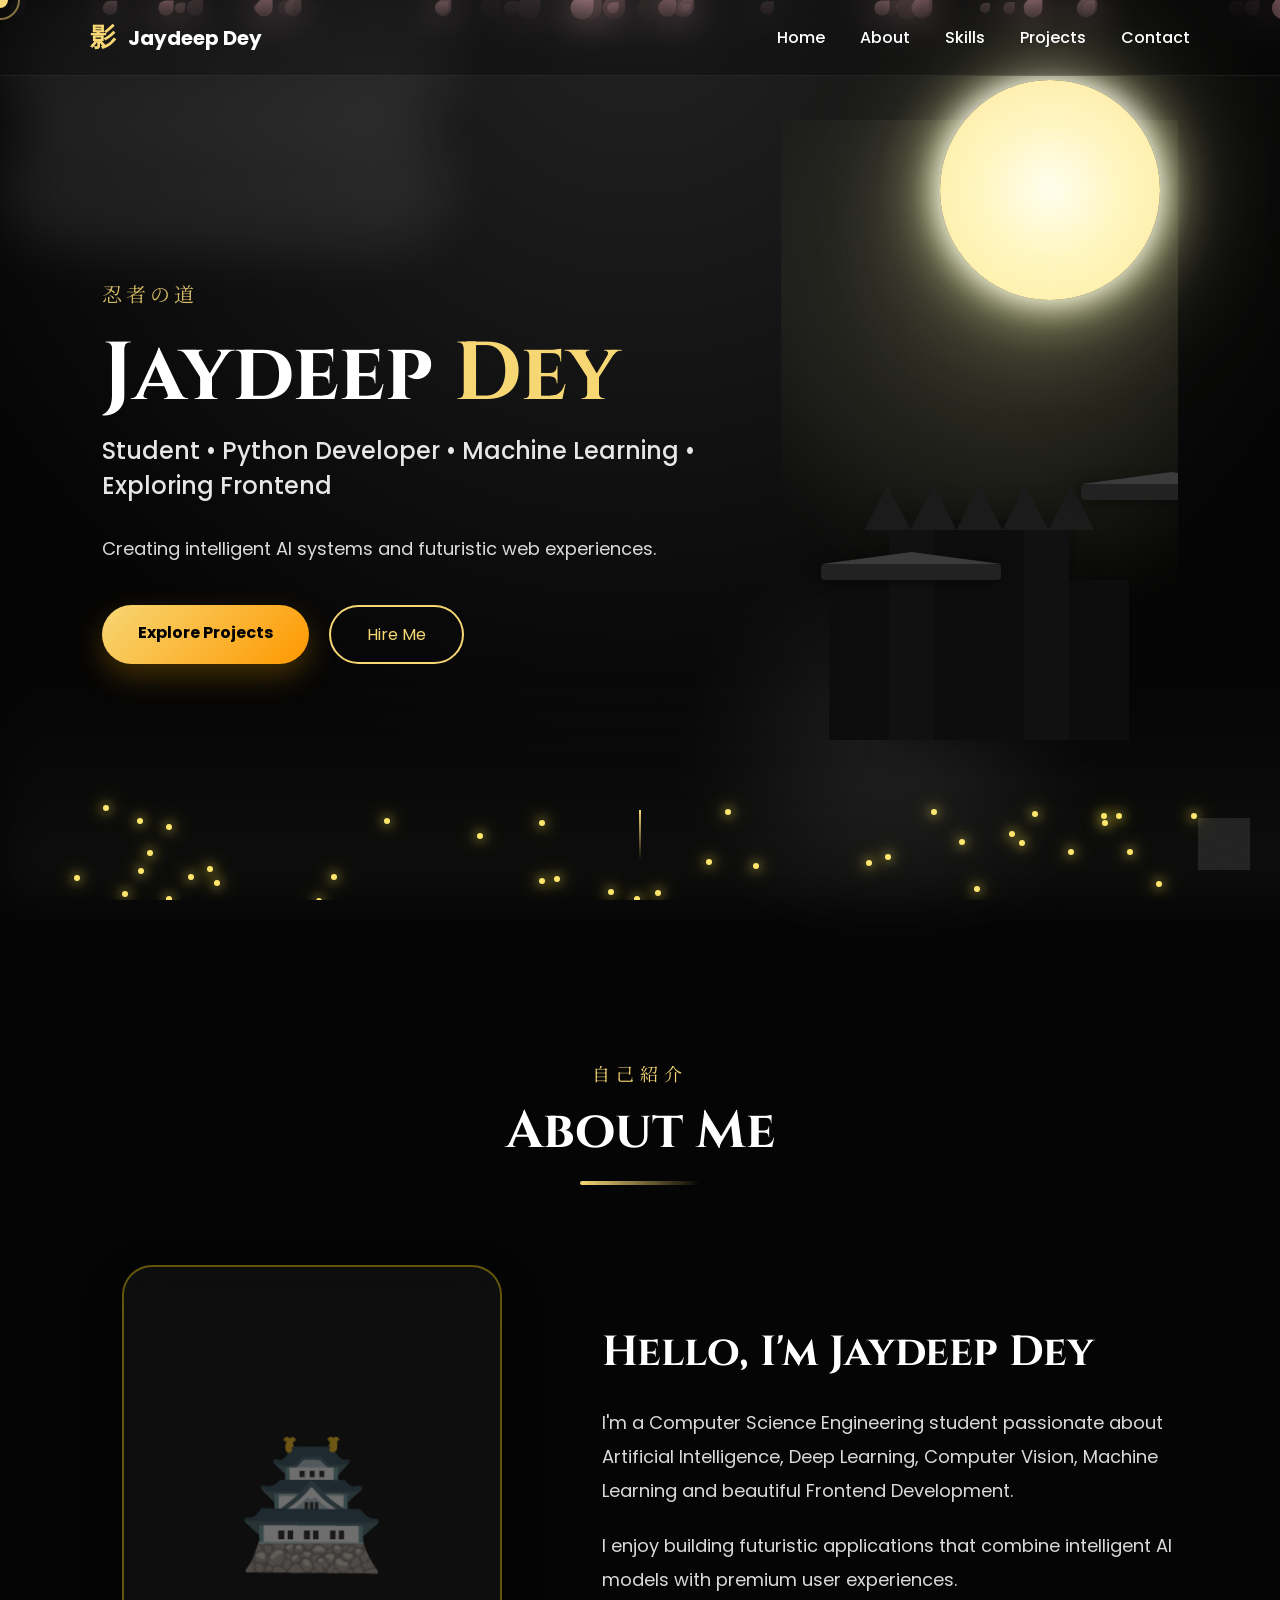
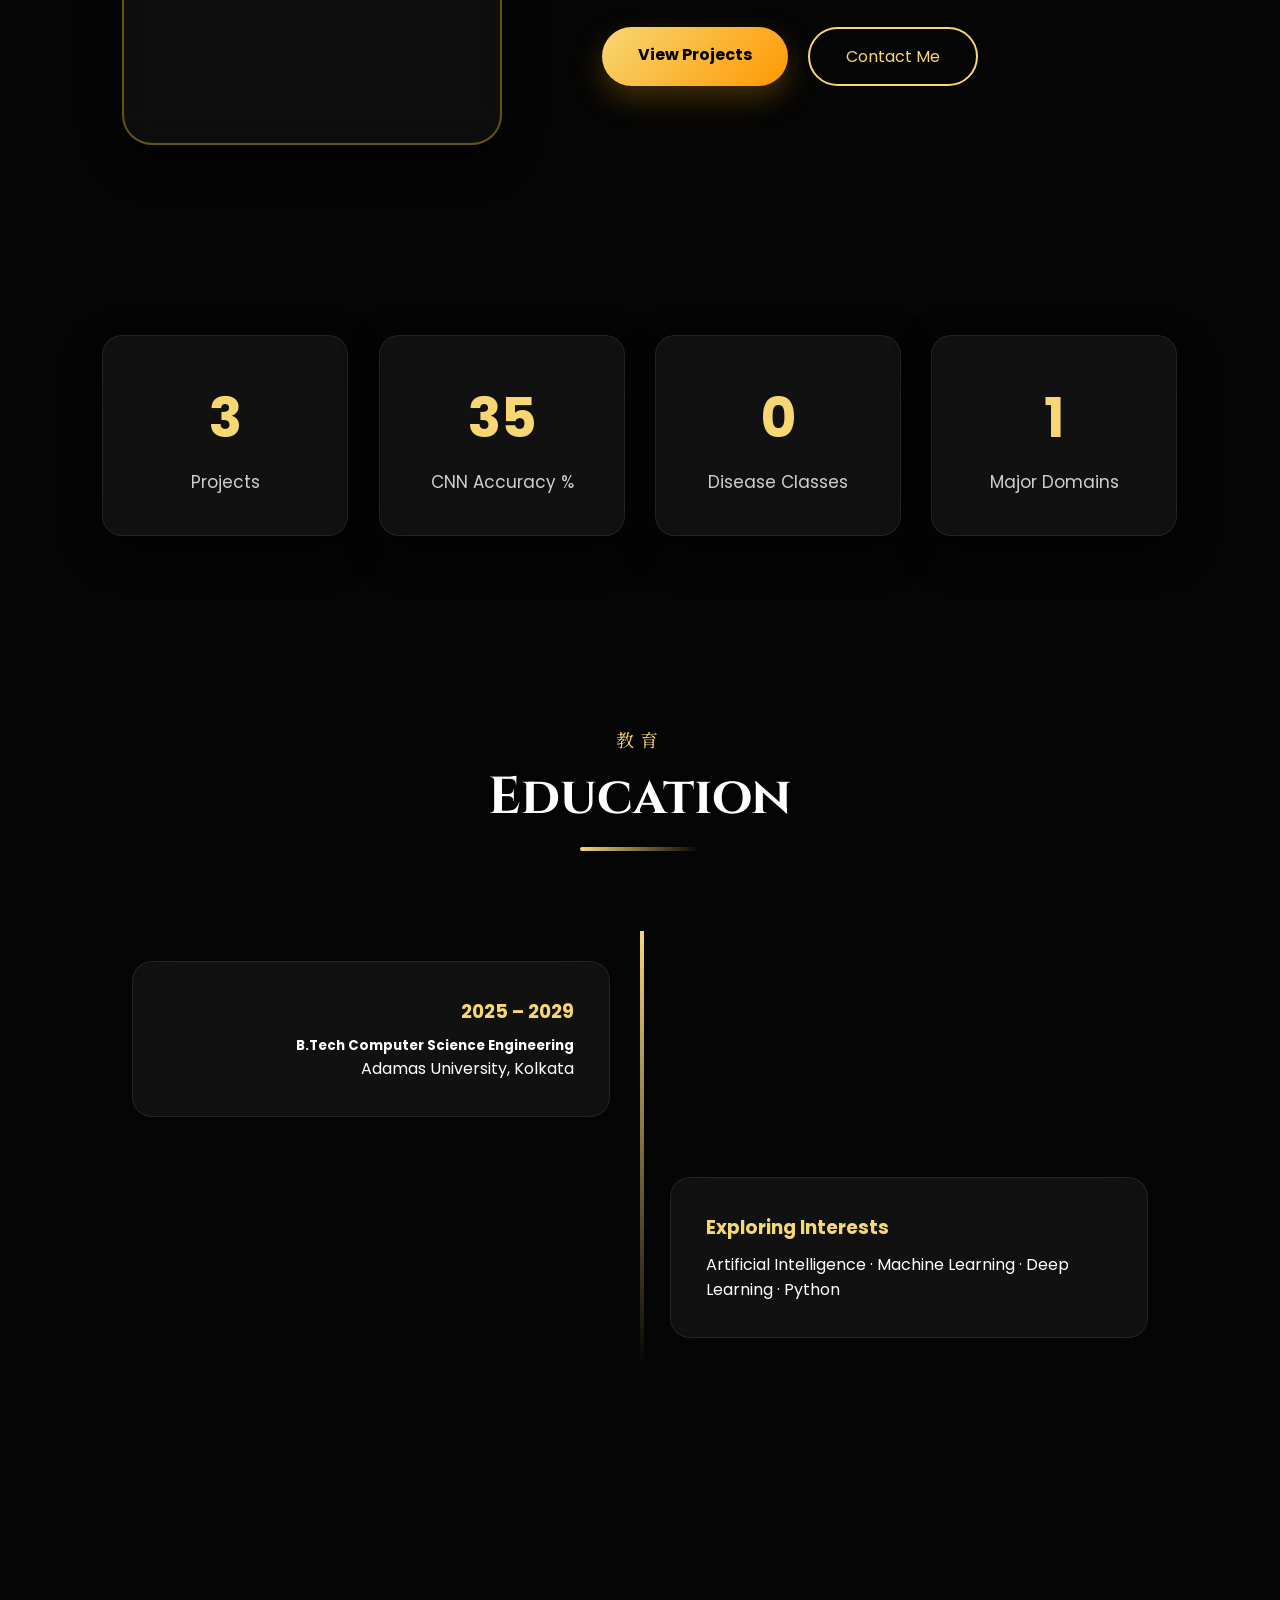
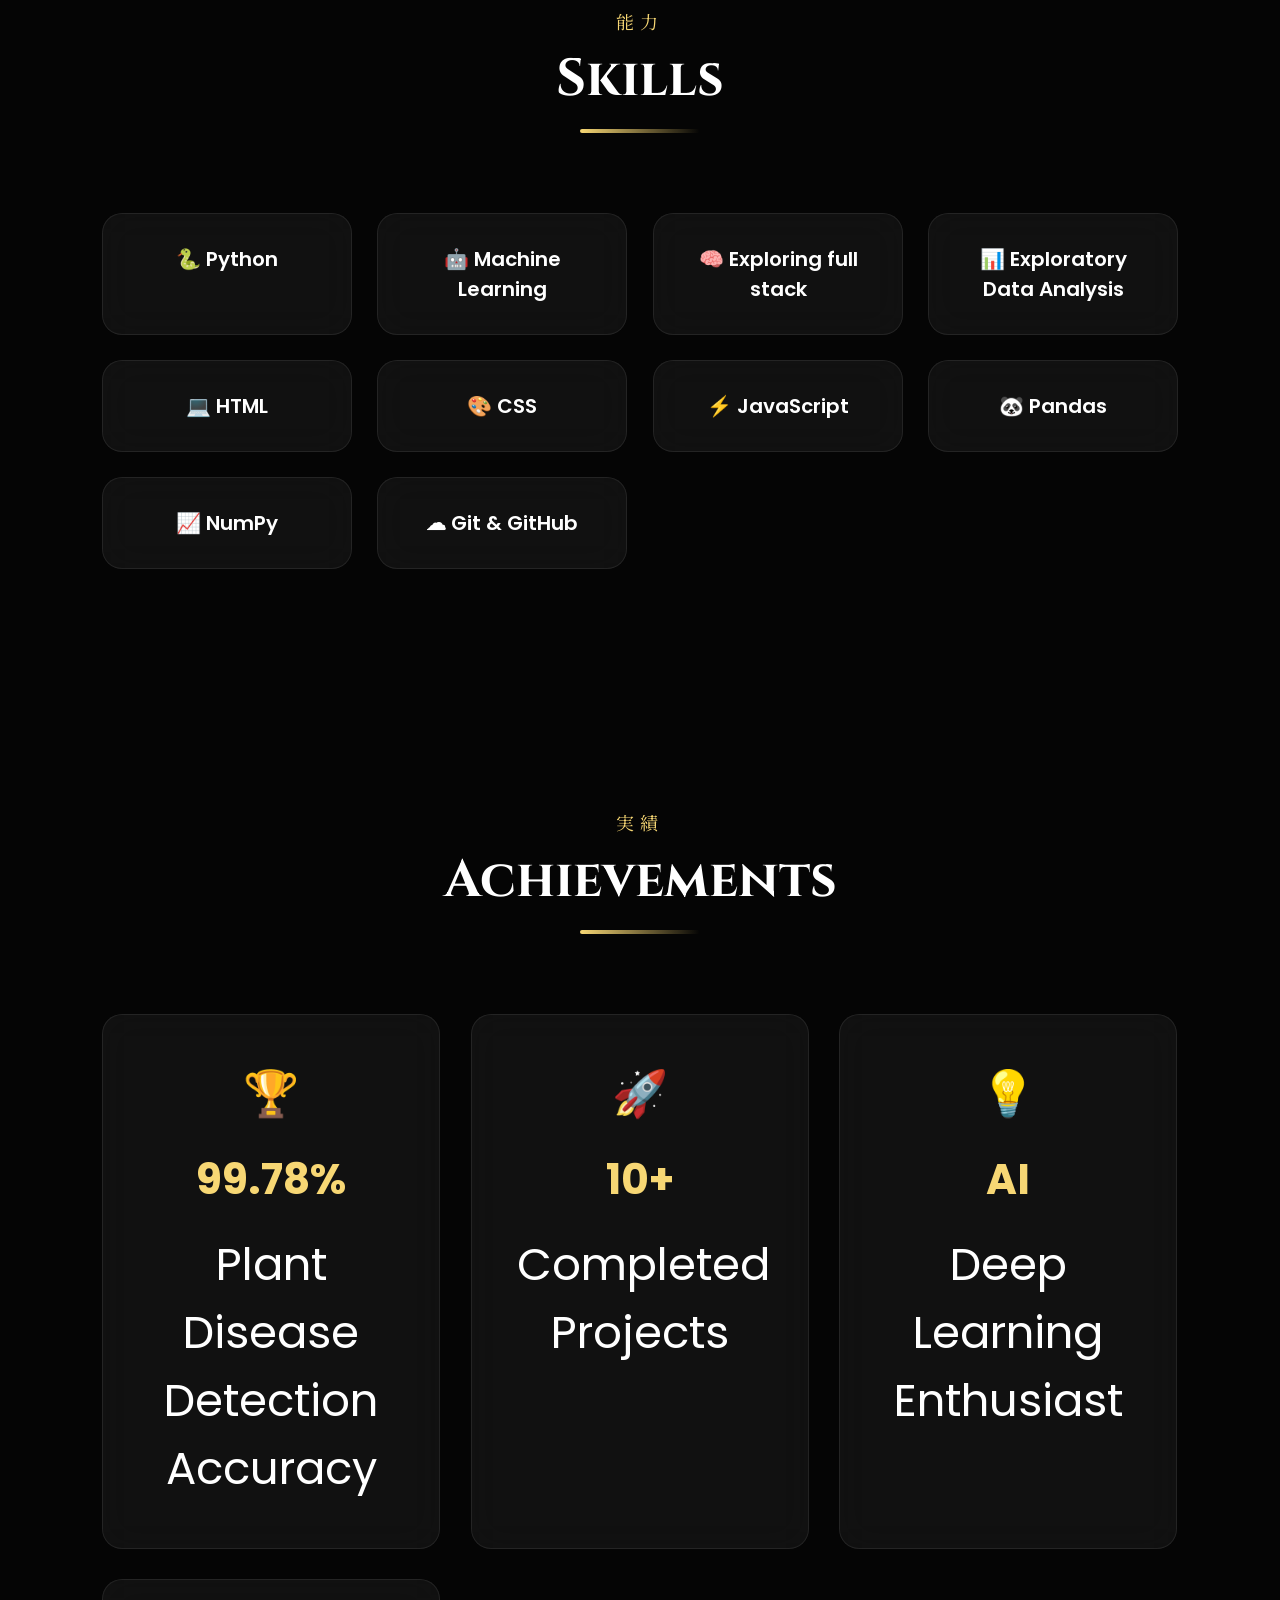
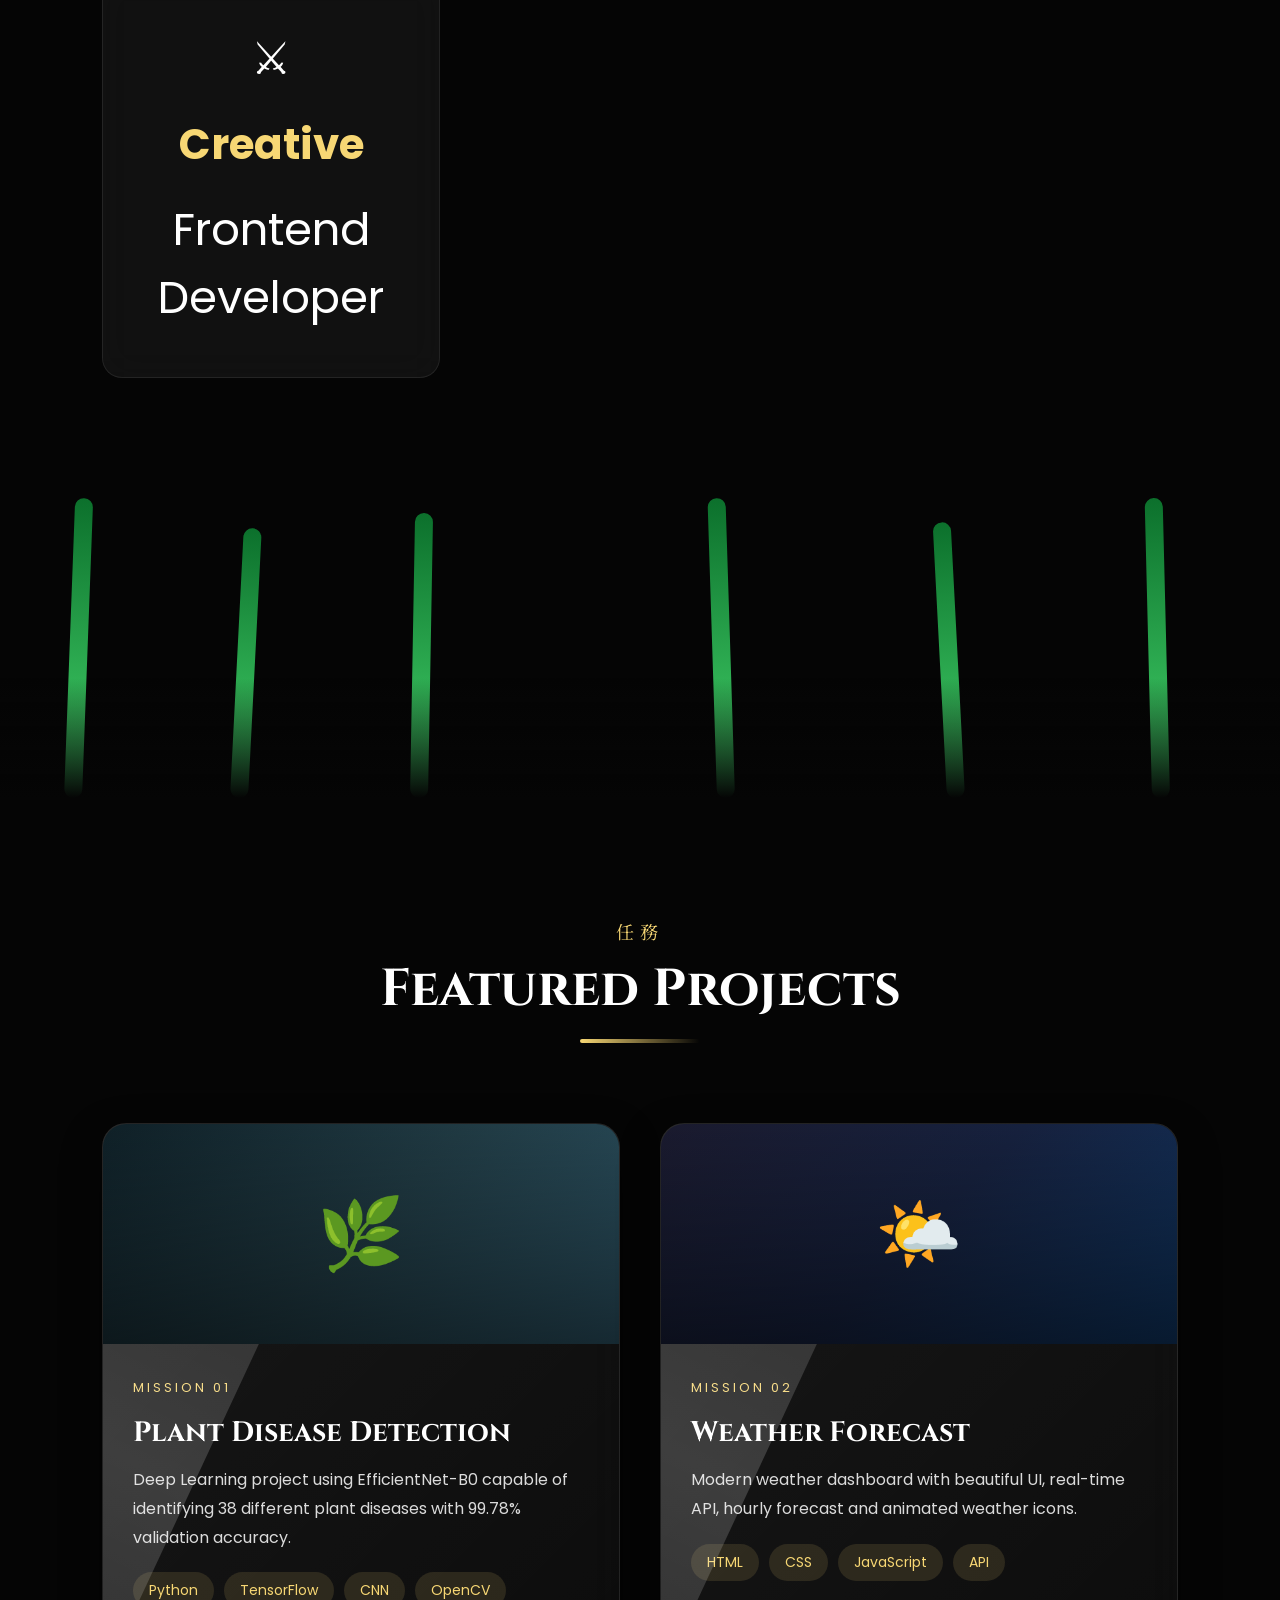
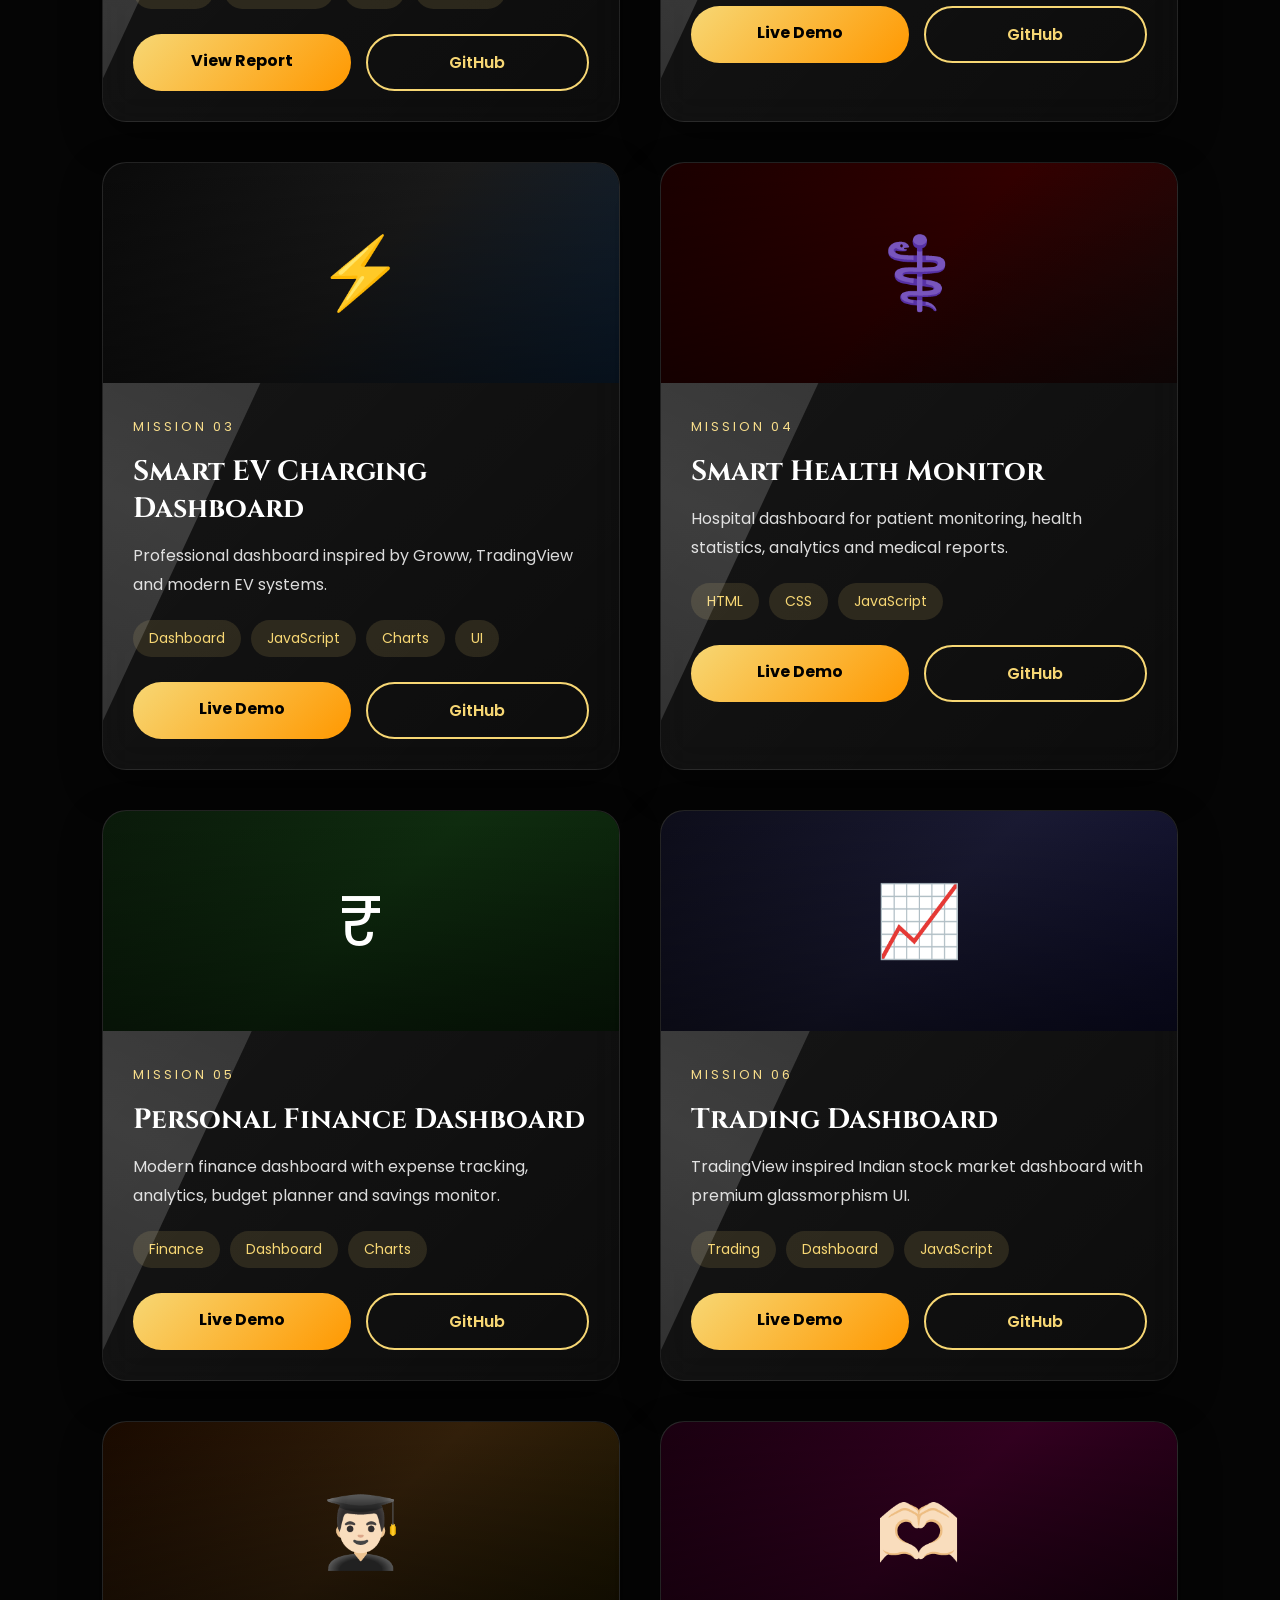
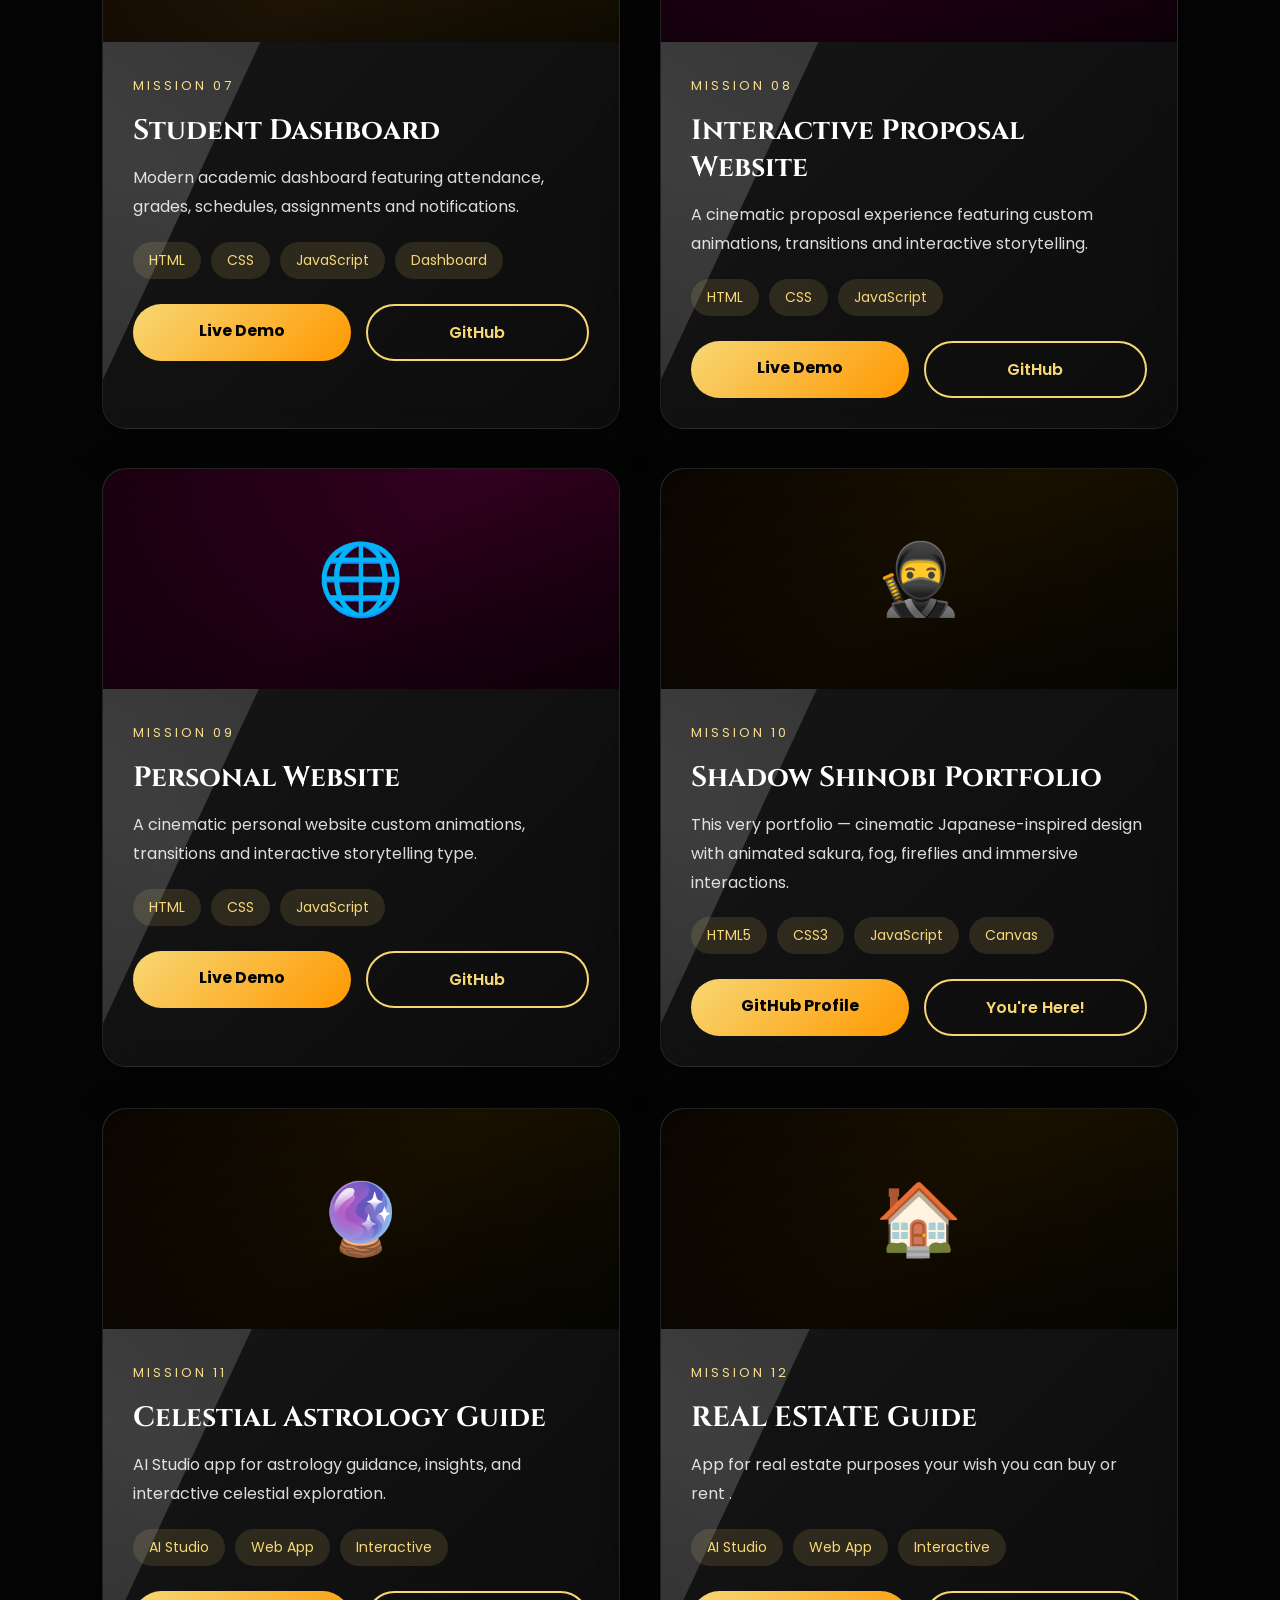
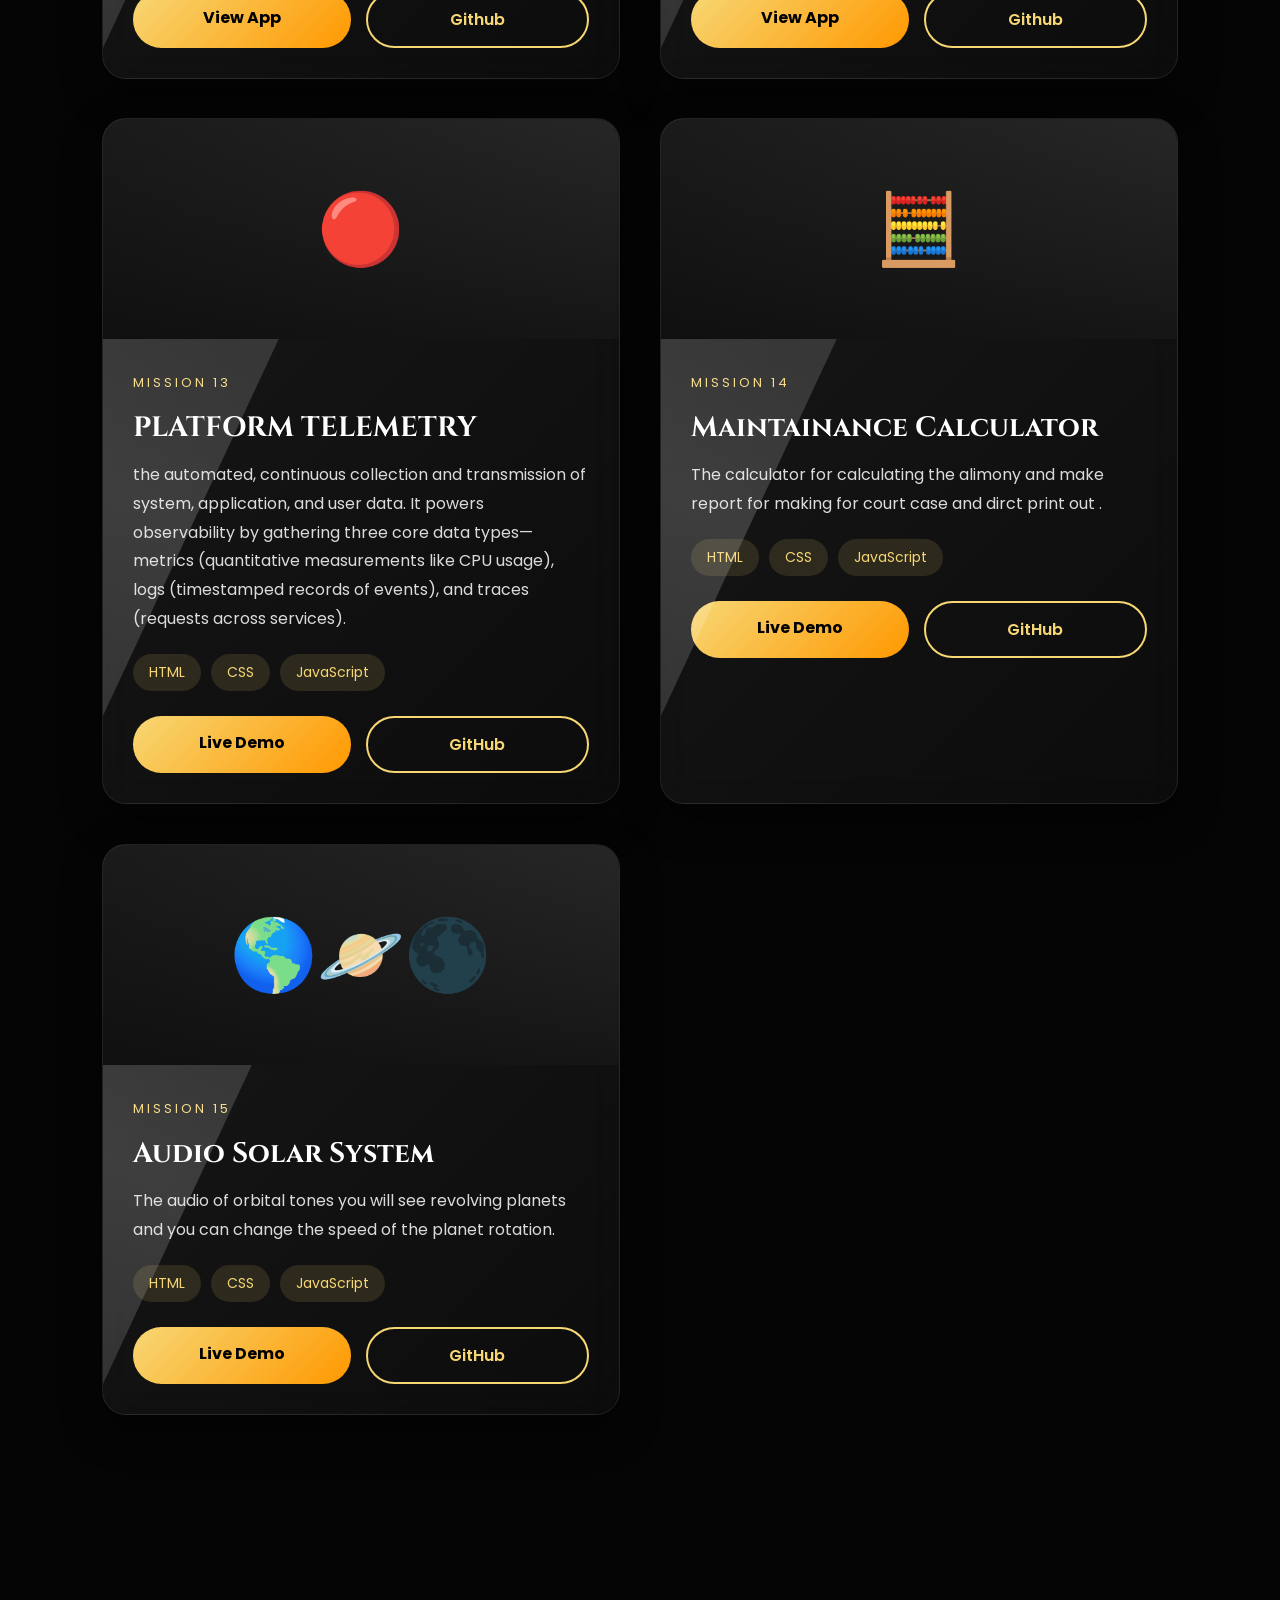
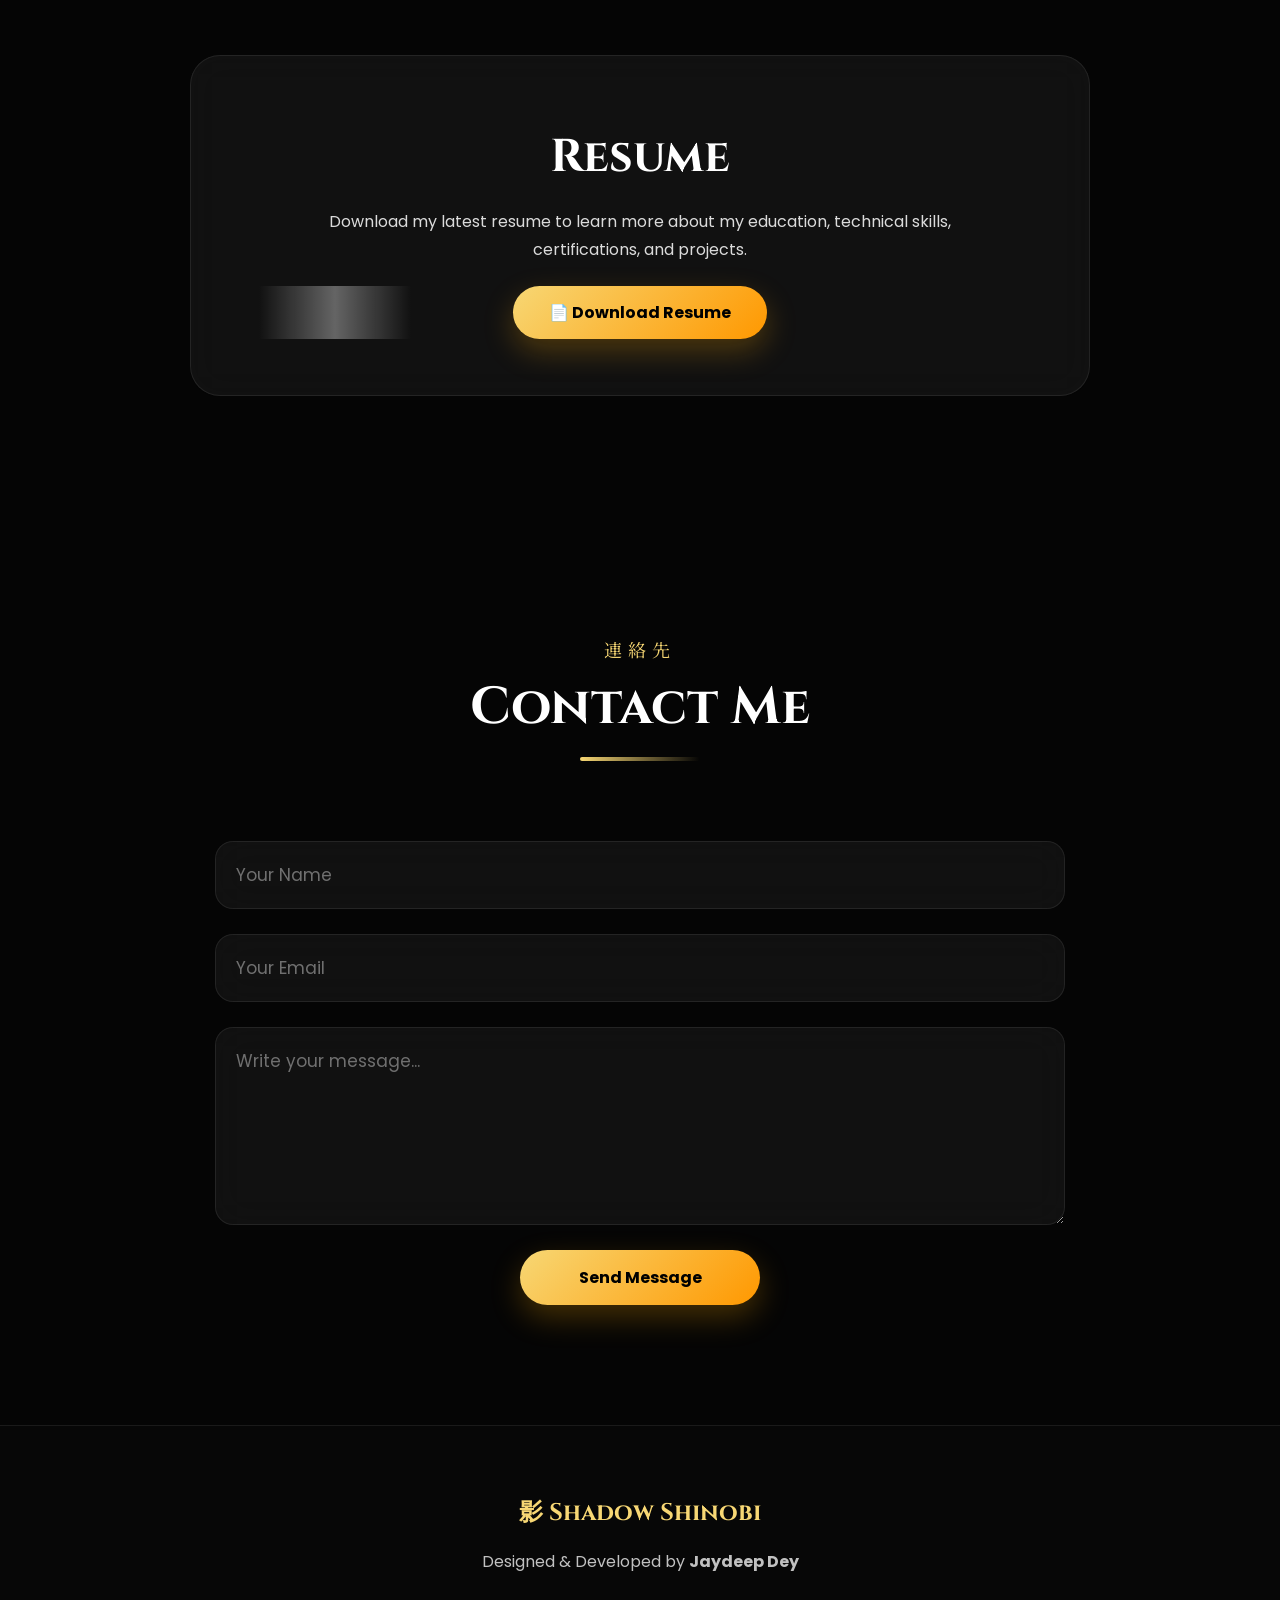
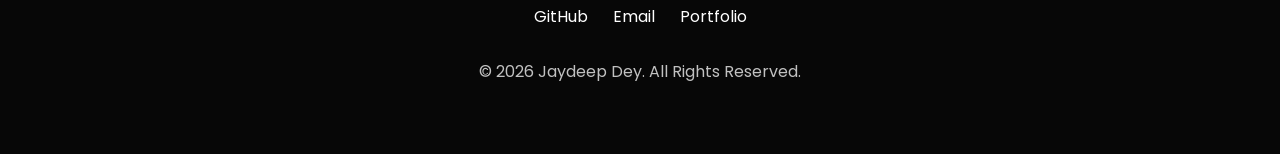
<file: index.html>
<!DOCTYPE html> 
<html lang="en">
<head>
<meta charset="UTF-8">
<meta name="viewport" content="width=device-width, initial-scale=1.0">
<title>Shadow Shinobi | Jaydeep Dey</title>
<meta name="description" content="Jaydeep Dey | AI Engineer | Python Developer | Machine Learning Portfolio">
<link rel="preconnect" href="https://fonts.googleapis.com">
<link rel="preconnect" href="https://fonts.gstatic.com" crossorigin>
<link href="https://fonts.googleapis.com/css2?family=Cinzel:wght@400;500;700;900&family=Poppins:wght@300;400;500;600;700&family=Noto+Serif+JP:wght@300;500;700&display=swap" rel="stylesheet">
<style>
*{margin:0;padding:0;box-sizing:border-box;}
html{scroll-behavior:smooth;}
body{font-family:'Poppins',sans-serif;background:#050505;color:#fff;overflow-x:hidden;min-height:100vh;}
:root{--bg:#050505;--bg2:#111;--card:rgba(255,255,255,.08);--glass:rgba(255,255,255,.05);--gold:#f7d774;--red:#b11226;--white:#fff;--shadow:0 15px 40px rgba(0,0,0,.45);--radius:18px;--transition:.4s ease;}
::-webkit-scrollbar{width:10px;}
::-webkit-scrollbar-track{background:#090909;}
::-webkit-scrollbar-thumb{background:linear-gradient(var(--gold),#ff9d00);border-radius:20px;}
::selection{background:var(--gold);color:black;}

/* LOADER */
#loader{position:fixed;inset:0;background:#000;display:flex;flex-direction:column;justify-content:center;align-items:center;z-index:99999;transition:1s;}
.loader-circle{width:140px;height:140px;border-radius:50%;border:4px solid rgba(255,255,255,.1);border-top:4px solid var(--gold);animation:spin 1.8s linear infinite;margin-bottom:30px;}
#loader h1{font-size:70px;color:var(--gold);margin-bottom:10px;}
#loader h2{font-family:'Cinzel',serif;letter-spacing:3px;font-size:34px;margin-bottom:10px;}
#loader p{opacity:.7;}
@keyframes spin{100%{transform:rotate(360deg);}}

/* CANVAS */
#bgCanvas{position:fixed;left:0;top:0;width:100%;height:100%;z-index:-20;}
body::before{content:"";position:fixed;inset:0;background:radial-gradient(circle at top,#222 0%,#050505 70%);z-index:-19;}

/* BACKGROUND ELEMENTS */
#moon{position:fixed;width:220px;height:220px;border-radius:50%;background:radial-gradient(circle,#fffef6 0%,#fff5c2 45%,#ffe99b 100%);right:120px;top:80px;box-shadow:0 0 30px #fff,0 0 60px rgba(255,255,180,.9),0 0 120px rgba(255,255,180,.5);animation:moonFloat 10s ease-in-out infinite;z-index:-2;}
@keyframes moonFloat{0%,100%{transform:translateY(0);}50%{transform:translateY(-18px);}}
#fog{position:fixed;bottom:0;left:0;width:200%;height:260px;background:linear-gradient(transparent,rgba(255,255,255,.04),rgba(255,255,255,.08));filter:blur(25px);animation:fogMove 22s linear infinite;opacity:.55;z-index:-1;pointer-events:none;}
@keyframes fogMove{0%,100%{transform:translateX(0);}50%{transform:translateX(-250px);}}
#clouds{position:fixed;top:0;left:0;width:100%;height:300px;overflow:hidden;pointer-events:none;z-index:-1;}
#clouds::before,#clouds::after{content:"";position:absolute;width:450px;height:130px;background:rgba(255,255,255,.08);filter:blur(28px);border-radius:120px;animation:cloudMove 50s linear infinite;}
#clouds::after{top:120px;animation-duration:70s;animation-delay:-20s;}
@keyframes cloudMove{0%{transform:translateX(-500px);}100%{transform:translateX(1800px);}}
#petals,#fireflies{position:fixed;width:100%;height:100%;pointer-events:none;overflow:hidden;z-index:-1;}
#smoke{position:fixed;bottom:0;left:50%;width:500px;height:300px;background:radial-gradient(circle,rgba(255,255,255,.10),transparent 70%);filter:blur(40px);animation:smokeRise 12s infinite ease-in-out;pointer-events:none;z-index:-1;}
@keyframes smokeRise{0%{transform:translate(-50%,50px) scale(.7);opacity:.2;}50%{opacity:.5;}100%{transform:translate(-50%,-120px) scale(1.3);opacity:0;}}

/* MUSIC BUTTON */
#musicToggle{position:fixed;bottom:30px;right:30px;z-index:1000;background:rgba(255,255,255,.1);border:1px solid rgba(247,215,116,.4);color:white;font-size:22px;width:52px;height:52px;border-radius:50%;cursor:pointer;backdrop-filter:blur(10px);transition:.3s;}
#musicToggle:hover{background:rgba(247,215,116,.2);border-color:var(--gold);}

/* CURSOR */
#cursor{position:fixed;width:16px;height:16px;border-radius:50%;background:var(--gold);pointer-events:none;z-index:99999;mix-blend-mode:screen;transition:.05s;transform:translate(-50%,-50%);}
#cursorGlow{position:fixed;width:40px;height:40px;border:2px solid rgba(247,215,116,.5);border-radius:50%;pointer-events:none;z-index:99998;transition:.15s;transform:translate(-50%,-50%);}

/* NAV */
header{position:fixed;top:0;left:0;width:100%;padding:18px 7%;z-index:500;backdrop-filter:blur(18px);background:rgba(0,0,0,.28);border-bottom:1px solid rgba(255,255,255,.08);}
nav{display:flex;align-items:center;justify-content:space-between;}
.logo{display:flex;align-items:center;gap:12px;font-size:26px;font-weight:700;color:var(--gold);animation:logoFloat 4s ease-in-out infinite;}
.logo span{color:white;font-size:20px;}
@keyframes logoFloat{50%{transform:translateY(-4px);}}
nav ul{display:flex;gap:35px;list-style:none;}
nav ul li a{text-decoration:none;color:white;transition:.35s;font-weight:500;position:relative;}
nav ul li a::after{content:"";position:absolute;bottom:-8px;left:0;width:0;height:2px;background:var(--gold);transition:.4s;}
nav ul li a:hover{color:var(--gold);}
nav ul li a:hover::after{width:100%;}
.menu{display:none;font-size:32px;cursor:pointer;}

/* HERO */
#hero{min-height:100vh;display:flex;align-items:center;justify-content:space-between;padding:120px 8%;position:relative;}
.heroContent{max-width:700px;z-index:10;}
.heroContent .jp{font-family:'Noto Serif JP',serif;color:var(--gold);font-size:20px;margin-bottom:20px;letter-spacing:4px;}
.heroContent h1{font-size:82px;font-family:'Cinzel',serif;line-height:1.05;margin-bottom:15px;animation:titleGlow 5s ease-in-out infinite;}
.heroContent h1 span{color:var(--gold);}
@keyframes titleGlow{50%{text-shadow:0 0 25px rgba(247,215,116,.7);}}
.heroContent h2{font-size:24px;font-weight:500;opacity:.9;margin-bottom:30px;}
.heroContent p{font-size:18px;line-height:1.8;opacity:.85;max-width:650px;}
.buttons{margin-top:40px;display:flex;gap:20px;flex-wrap:wrap;}
.btnPrimary{padding:15px 36px;background:linear-gradient(135deg,var(--gold),#ff9800);border-radius:50px;color:#000;font-weight:700;text-decoration:none;transition:.35s;box-shadow:0 12px 30px rgba(255,170,0,.25);position:relative;overflow:hidden;}
.btnPrimary:hover{transform:translateY(-6px);}
.btnOutline{padding:15px 36px;border:2px solid var(--gold);color:var(--gold);border-radius:50px;text-decoration:none;transition:.35s;position:relative;overflow:hidden;}
.btnOutline:hover{background:var(--gold);color:black;}
.btnPrimary::before,.btnOutline::before{content:"";position:absolute;left:-100%;top:0;width:60%;height:100%;background:linear-gradient(90deg,transparent,rgba(255,255,255,.35),transparent);transition:.7s;}
.btnPrimary:hover::before,.btnOutline:hover::before{left:140%;}

/* HERO SCENE */
.heroScene{position:relative;width:45%;height:700px;display:flex;align-items:flex-end;justify-content:center;overflow:hidden;}
.moonGlow{position:absolute;width:650px;height:650px;border-radius:50%;background:radial-gradient(circle,rgba(255,255,180,.18),transparent 70%);right:-180px;top:-150px;animation:glowPulse 8s infinite ease-in-out;filter:blur(30px);}
@keyframes glowPulse{50%{transform:scale(1.12);opacity:.75;}}

/* CASTLE (CSS-built) */
.castle{position:absolute;bottom:80px;left:50%;transform:translateX(-50%);width:320px;height:320px;}
.castle::before{content:"";position:absolute;bottom:0;left:50%;transform:translateX(-50%);width:180px;height:220px;background:#111;border-radius:8px 8px 0 0;box-shadow:0 0 30px rgba(0,0,0,.4);}
.castle::after{content:"";position:absolute;bottom:210px;left:50%;transform:translateX(-50%);width:230px;height:45px;background:#1b1b1b;clip-path:polygon(0 100%,10% 0,20% 100%,30% 0,40% 100%,50% 0,60% 100%,70% 0,80% 100%,90% 0,100% 100%);}
.tower{position:absolute;bottom:0;background:#0d0d0d;border-radius:4px 4px 0 0;}
.tower.left{width:60px;height:160px;left:10px;}
.tower.center{width:90px;height:220px;left:50%;transform:translateX(-50%);}
.tower.right{width:60px;height:160px;right:10px;}
.roof{position:absolute;height:16px;background:#222;border-radius:4px;box-shadow:0 0 15px rgba(0,0,0,.6);}
.roof::before{content:"";position:absolute;left:0;top:-12px;width:100%;height:12px;background:#3b3b3b;clip-path:polygon(0 100%,50% 0,100% 100%);}
.roof1{width:180px;left:40px;bottom:240px;}
.roof2{width:180px;left:300px;bottom:320px;}
.roof3{width:180px;left:540px;bottom:250px;}
.roof4{width:180px;left:770px;bottom:340px;}





/* SCROLL DOWN */
.scrollDown{position:absolute;bottom:40px;left:50%;transform:translateX(-50%);z-index:10;}
.scrollDown span{display:block;width:2px;height:50px;background:linear-gradient(var(--gold),transparent);margin:auto;animation:scrollBounce 2s infinite;}
@keyframes scrollBounce{0%,100%{transform:scaleY(1);}50%{transform:scaleY(1.5);}}

/* SECTION HEADER */
.section-header{text-align:center;margin-bottom:80px;}
.section-jp{display:block;font-size:18px;letter-spacing:6px;color:var(--gold);font-family:'Noto Serif JP',serif;margin-bottom:10px;}
.section-header h2{font-size:52px;font-family:'Cinzel',serif;margin-bottom:15px;}
.section-line{width:120px;height:4px;background:linear-gradient(90deg,var(--gold),transparent);margin:auto;border-radius:20px;}

/* ABOUT */
#about{padding:120px 8%;position:relative;}
.about-container{display:grid;grid-template-columns:420px 1fr;gap:80px;align-items:center;}
.samurai-frame{position:relative;width:380px;height:480px;margin:auto;border-radius:30px;overflow:hidden;border:2px solid rgba(255,215,0,.35);background:rgba(255,255,255,.04);backdrop-filter:blur(20px);box-shadow:var(--shadow);display:flex;align-items:center;justify-content:center;}
.samurai-frame img{width:100%;height:100%;object-fit:cover;}
.samurai-placeholder{font-size:120px;opacity:.4;}
.glow-ring{position:absolute;inset:-10px;border-radius:40px;border:2px solid rgba(255,215,0,.25);animation:ringRotate 10s linear infinite;}
@keyframes ringRotate{100%{transform:rotate(360deg);}}
.about-content h3{font-size:42px;margin-bottom:25px;font-family:'Cinzel',serif;}
.about-content p{font-size:18px;line-height:1.9;opacity:.85;margin-bottom:20px;}
.about-buttons{margin-top:30px;display:flex;gap:20px;flex-wrap:wrap;}

/* STATS */
#stats{padding:70px 8%;}
.stats-container{display:grid;grid-template-columns:repeat(4,1fr);gap:30px;}
.stat-card{background:rgba(255,255,255,.05);backdrop-filter:blur(18px);border:1px solid rgba(255,255,255,.08);border-radius:20px;padding:40px;text-align:center;transition:.4s;box-shadow:var(--shadow);}
.stat-card:hover{transform:translateY(-10px);border-color:var(--gold);}
.stat-card h2{font-size:55px;color:var(--gold);margin-bottom:10px;}
.stat-card p{font-size:17px;opacity:.8;}

/* EDUCATION */
#education{padding:120px 8%;}
.timeline{position:relative;max-width:1200px;margin:auto;}
.timeline::before{content:"";position:absolute;left:50%;top:0;width:4px;height:100%;background:linear-gradient(var(--gold),transparent);}
.timeline-item{width:50%;padding:30px;position:relative;}
.timeline-item.left{left:0;text-align:right;}
.timeline-item.right{left:50%;}
.timeline-content{background:rgba(255,255,255,.05);padding:35px;border-radius:20px;backdrop-filter:blur(20px);border:1px solid rgba(255,255,255,.08);transition:.4s;}
.timeline-content:hover{transform:scale(1.03);border-color:var(--gold);}
.timeline-content h3{color:var(--gold);margin-bottom:10px;}
.timeline-content h4{font-size:24px;margin-bottom:15px;}

/* SKILLS */
#skills{padding:120px 8%;}
.skills-grid{display:grid;grid-template-columns:repeat(auto-fit,minmax(220px,1fr));gap:25px;}
.skill-card{padding:30px;background:rgba(255,255,255,.05);border-radius:20px;text-align:center;font-size:20px;font-weight:600;backdrop-filter:blur(18px);border:1px solid rgba(255,255,255,.08);transition:.35s;cursor:pointer;}
.skill-card:hover{background:rgba(255,215,0,.15);transform:translateY(-8px);border-color:var(--gold);box-shadow:0 0 25px rgba(255,215,0,.25);}

/* ACHIEVEMENTS */
#achievements{padding:120px 8%;}
.achievement-grid{display:grid;grid-template-columns:repeat(auto-fit,minmax(250px,1fr));gap:30px;}
.achievement-card{padding:45px;text-align:center;background:rgba(255,255,255,.05);border-radius:20px;backdrop-filter:blur(18px);border:1px solid rgba(255,255,255,.08);transition:.4s;font-size:45px;}
.achievement-card:hover{transform:translateY(-10px);border-color:var(--gold);}
.achievement-card h3{margin:20px 0;font-size:42px;color:var(--gold);}

/* BAMBOO FOREST */
#forestTransition{height:300px;position:relative;overflow:hidden;}
.bamboo{position:absolute;bottom:0;width:18px;background:linear-gradient(#0c702c,#46d96d);border-radius:20px;transform-origin:bottom;}
.bamboo1{left:5%;height:100%;}
.bamboo2{left:18%;height:90%;}
.bamboo3{left:32%;height:95%;}
.bamboo4{left:56%;height:100%;}
.bamboo5{left:74%;height:92%;}
.bamboo6{left:90%;height:100%;}
.mist-layer{position:absolute;bottom:0;width:100%;height:120px;background:linear-gradient(transparent,#050505);}

/* PROJECTS */
#projects{padding:120px 8%;position:relative;}
.projects-grid{display:grid;grid-template-columns:repeat(auto-fit,minmax(340px,1fr));gap:40px;}
.project-card{background:linear-gradient(135deg,rgba(255,255,255,.08),rgba(255,255,255,.03));border:1px solid rgba(255,255,255,.08);border-radius:24px;overflow:hidden;backdrop-filter:blur(18px);transition:.45s;position:relative;box-shadow:var(--shadow);}
.project-card:hover{transform:translateY(-15px) scale(1.02);border-color:var(--gold);box-shadow:0 0 35px rgba(247,215,116,.35);}
.project-card::before{content:"";position:absolute;top:-100%;left:-40%;width:60%;height:300%;background:linear-gradient(transparent,rgba(255,255,255,.18),transparent);transform:rotate(25deg);transition:.8s;}
.project-card:hover::before{left:140%;}
.project-image{height:220px;background:linear-gradient(135deg,#1a1a1a,#2b2b2b);display:flex;align-items:center;justify-content:center;font-size:70px;position:relative;overflow:hidden;transition:.6s;}
.project-image::before{content:"";position:absolute;inset:0;background:linear-gradient(transparent,rgba(0,0,0,.5));}
.project-card:hover .project-image{transform:scale(1.08);}
.project-overlay{position:relative;z-index:2;animation:floatIcon 4s ease-in-out infinite;}
@keyframes floatIcon{50%{transform:translateY(-10px);}}

/* Project image color accents */
.project-ai{background:linear-gradient(135deg,#0f2027,#203a43,#2c5364);}
.weather{background:linear-gradient(135deg,#1a1a2e,#16213e,#0f3460);}
.ev{background:linear-gradient(135deg,#0a0a0a,#1a1a1a,#0d2137);}
.health{background:linear-gradient(135deg,#1a0000,#330000,#1a0a0a);}
.finance{background:linear-gradient(135deg,#0a1a0a,#0f2d0f,#0a200a);}
.trading{background:linear-gradient(135deg,#0d0d1a,#1a1a33,#0d0d2a);}
.student{background:linear-gradient(135deg,#1a0a00,#33200a,#1a1500);}
.campus{background:linear-gradient(135deg,#0a0a1a,#12122e,#0a0a20);}
.chess{background:linear-gradient(135deg,#0a0a0a,#1c1c1c,#0a0a0a);}
.audio{background:linear-gradient(135deg,#1a001a,#2d002d,#1a001a);}
.proposal{background:linear-gradient(135deg,#1a0010,#330020,#1a0010);}
.portfolio{background:linear-gradient(135deg,#0a0500,#1a1000,#0a0a00);}

.project-info{padding:30px;}
.mission{color:var(--gold);font-size:13px;letter-spacing:3px;}
.project-info h3{margin:15px 0;font-size:28px;font-family:'Cinzel',serif;}
.project-info p{opacity:.85;line-height:1.8;margin-bottom:20px;}
.tech{display:flex;flex-wrap:wrap;gap:10px;margin-bottom:25px;}
.tech span{padding:8px 16px;border-radius:30px;background:rgba(247,215,116,.12);color:var(--gold);font-size:14px;}
.proj-buttons{display:flex;gap:15px;}
.liveBtn,.githubBtn{flex:1;text-align:center;text-decoration:none;padding:14px;border-radius:30px;transition:.35s;font-weight:600;}
.liveBtn{background:linear-gradient(135deg,var(--gold),#ff9800);color:#000;font-weight:700;}
.githubBtn{border:2px solid var(--gold);color:var(--gold);}
.liveBtn:hover{transform:translateY(-4px);box-shadow:0 8px 20px rgba(255,170,0,.3);}
.githubBtn:hover{background:var(--gold);color:#000;}

/* RESUME */
#resume{padding:120px 8%;}
.resume-card{max-width:900px;margin:auto;padding:70px;text-align:center;background:rgba(255,255,255,.05);border-radius:30px;border:1px solid rgba(255,255,255,.08);backdrop-filter:blur(18px);}
.resume-card h2{font-size:46px;margin-bottom:20px;font-family:'Cinzel',serif;}
.resume-card p{max-width:700px;margin:0 auto 35px;line-height:1.8;opacity:.85;}

/* CONTACT */
#contact{padding:120px 8%;}
#contactForm{max-width:850px;margin:auto;display:flex;flex-direction:column;gap:25px;}
#contactForm input,#contactForm textarea{background:rgba(255,255,255,.05);border:1px solid rgba(255,255,255,.08);border-radius:18px;padding:20px;color:white;font-size:17px;outline:none;backdrop-filter:blur(18px);transition:.35s;font-family:'Poppins',sans-serif;}
#contactForm input:focus,#contactForm textarea:focus{border-color:var(--gold);box-shadow:0 0 20px rgba(247,215,116,.25);}
#contactForm input:hover,#contactForm textarea:hover{border-color:var(--gold);}
#contactForm input::placeholder,#contactForm textarea::placeholder{color:rgba(255,255,255,.4);}
#contactForm button{width:240px;align-self:center;cursor:pointer;border:none;font-size:16px;font-family:'Poppins',sans-serif;}
.form-success{display:none;text-align:center;color:var(--gold);font-size:18px;padding:20px;}

/* FOOTER */
footer{padding:70px 8%;text-align:center;border-top:1px solid rgba(255,255,255,.08);background:#070707;position:relative;overflow:hidden;}
footer::before{content:"";position:absolute;left:-100%;top:0;width:40%;height:100%;background:linear-gradient(90deg,transparent,rgba(255,255,255,.08),transparent);animation:footerLight 7s linear infinite;}
@keyframes footerLight{100%{left:150%;}}
footer h2{font-family:'Cinzel',serif;color:var(--gold);margin-bottom:20px;}
.footer-links{display:flex;justify-content:center;flex-wrap:wrap;gap:25px;margin:30px 0;}
.footer-links a{color:#fff;text-decoration:none;transition:.3s;}
.footer-links a:hover{color:var(--gold);}
footer p{opacity:.75;}
footer .copyright{margin-top:10px;}

/* FIREFLY / PETAL */
.firefly{position:absolute;width:6px;height:6px;border-radius:50%;background:#ffe66d;box-shadow:0 0 12px #ffe66d,0 0 20px gold;animation:fireflyFloat linear infinite;}
@keyframes fireflyFloat{0%{transform:translateY(0);opacity:0;}10%{opacity:1;}50%{transform:translate(-20px,-140px);}100%{transform:translate(30px,-260px);opacity:0;}}
.petal{position:absolute;width:16px;height:16px;background:pink;border-radius:50% 0 50% 50%;transform:rotate(45deg);opacity:.85;animation:petalFall linear infinite;}
@keyframes petalFall{0%{transform:translateY(-100px) translateX(0) rotate(0deg);opacity:0;}20%{opacity:1;}100%{transform:translateY(120vh) translateX(150px) rotate(720deg);opacity:0;}}

/* PARTICLES / DUST */
.particle{position:absolute;width:5px;height:5px;border-radius:50%;background:gold;box-shadow:0 0 10px gold;}
.dust{position:absolute;width:80px;height:80px;border-radius:50%;background:radial-gradient(circle,rgba(255,255,255,.15),transparent);filter:blur(12px);animation:dustAnim .9s forwards;}
@keyframes dustAnim{100%{transform:scale(3);opacity:0;}}

/* SHURIKEN */
.shuriken{position:fixed;font-size:20px;z-index:500;pointer-events:none;animation:spinShuriken .6s linear infinite;}
@keyframes spinShuriken{100%{transform:rotate(720deg);}}

/* BIRD */



/* RAIN / LIGHTNING */
.rain{position:fixed;inset:0;pointer-events:none;overflow:hidden;z-index:2;display:none;}
.drop{position:absolute;width:2px;height:80px;background:linear-gradient(transparent,rgba(180,220,255,.8));animation:rainFall linear infinite;}
@keyframes rainFall{0%{transform:translateY(-120px);opacity:0;}10%{opacity:1;}100%{transform:translateY(120vh);opacity:0;}}
.lightning{position:fixed;inset:0;background:white;opacity:0;pointer-events:none;z-index:3;}

/* SCROLL REVEAL */
.reveal-item{opacity:0;transform:translateY(60px);transition:all .8s ease;}

/* PERFORMANCE */
.project-card,.skill-card,.stat-card,.achievement-card,.timeline-content,#moon,#fog{will-change:transform;}

/* RESPONSIVE */
@media(max-width:1100px){
  .heroContent h1{font-size:60px;}
  .about-container{grid-template-columns:1fr;text-align:center;}
  .about-buttons{justify-content:center;}
  .timeline::before{left:25px;}
  .timeline-item{width:100%;left:0!important;padding-left:70px;text-align:left;}
  .heroScene{display:none;}
}
@media(max-width:768px){
  nav ul{display:none;position:fixed;top:72px;left:0;width:100%;background:rgba(0,0,0,.95);flex-direction:column;padding:30px;gap:20px;z-index:499;}
  nav ul.show{display:flex;}
  .menu{display:block;}
  .projects-grid{grid-template-columns:1fr;}
  .stats-container{grid-template-columns:1fr 1fr;}
  .skills-grid{grid-template-columns:1fr;}
  .heroContent h1{font-size:46px;}
  .heroContent h2{font-size:20px;}
  .section-header h2{font-size:38px;}
  #moon{width:140px;height:140px;right:20px;}
  .heroContent{text-align:center;}
  .buttons{justify-content:center;}
}
@media(max-width:550px){
  .stats-container{grid-template-columns:1fr;}
  .buttons{flex-direction:column;}
  .btnPrimary,.btnOutline{width:100%;text-align:center;}
  .resume-card{padding:40px 25px;}
}
</style>
</head>
<body>

<!-- LOADER -->
<div id="loader">
  <div class="loader-circle"></div>
  <h1>影</h1>
  <h2>Shadow Shinobi</h2>
  <p>Loading Hidden Village...</p>
</div>

<!-- BACKGROUND -->
<canvas id="bgCanvas"></canvas>
<div id="moon"></div>
<div id="fog"></div>
<div id="clouds"></div>
<div id="petals"></div>
<div id="fireflies"></div>
<div id="smoke"></div>

<!-- MUSIC TOGGLE -->
<button id="musicToggle">🎵</button>

<!-- CURSOR -->
<div id="cursor"></div>
<div id="cursorGlow"></div>

<!-- NAV -->
<header>
  <nav>
    <div class="logo">影 <span>Jaydeep Dey</span></div>
    <ul>
      <li><a href="#hero">Home</a></li>
      <li><a href="#about">About</a></li>
      <li><a href="#skills">Skills</a></li>
      <li><a href="#projects">Projects</a></li>
      <li><a href="#contact">Contact</a></li>
    </ul>
    <div class="menu">☰</div>
  </nav>
</header>

<!-- HERO -->
<section id="hero">
  <div class="heroContent">
    <p class="jp">忍者の道</p>
    <h1>Jaydeep <span>Dey</span></h1>
    <h2>Student • Python Developer • Machine Learning • Exploring Frontend</h2>
    <p>Creating intelligent AI systems and futuristic web experiences.</p>
    <div class="buttons">
      <a href="#projects" class="btnPrimary">Explore Projects</a>
      <a href="#contact" class="btnOutline">Hire Me</a>
    </div>
  </div>
  <div class="heroScene">
    <div class="moonGlow"></div>
    <div class="castle">
      <div class="tower left"></div>
      <div class="tower center"></div>
      <div class="tower right"></div>
    </div>
    <div class="roof roof1"></div>
    <div class="roof roof2"></div>
    <div class="roof roof3"></div>
    <div class="roof roof4"></div>

  </div>
</section>
<div class="scrollDown"><span></span></div>

<!-- ABOUT -->
<section id="about">
  <div class="section-header">
    <span class="section-jp">自己紹介</span>
    <h2>About Me</h2>
    <div class="section-line"></div>
  </div>
  <div class="about-container">
    <div class="about-image">
      <div class="samurai-frame">
        <div class="samurai-placeholder">🏯</div>
        <div class="glow-ring"></div>
      </div>
    </div>
    <div class="about-content">
      <h3>Hello, I'm Jaydeep Dey</h3>
      <p>I'm a Computer Science Engineering student passionate about Artificial Intelligence, Deep Learning, Computer Vision, Machine Learning and beautiful Frontend Development.</p>
      <p>I enjoy building futuristic applications that combine intelligent AI models with premium user experiences.</p>
      <div class="about-buttons">
        <a href="#projects" class="btnPrimary">View Projects</a>
        <a href="#contact" class="btnOutline">Contact Me</a>
      </div>
    </div>
  </div>
</section>

<!-- STATS -->
<section id="stats">
  <div class="stats-container">
    <div class="stat-card reveal-item"><h2 class="counter" data-target="10">0</h2><p>Projects</p></div>
    <div class="stat-card reveal-item"><h2 class="counter" data-target="99">0</h2><p>CNN Accuracy %</p></div>
    <div class="stat-card reveal-item"><h2 class="counter" data-target="1">0</h2><p>Disease Classes</p></div>
    <div class="stat-card reveal-item"><h2 class="counter" data-target="4">0</h2><p>Major Domains</p></div>
  </div>
</section>

<!-- EDUCATION -->
<section id="education">
  <div class="section-header">
    <span class="section-jp">教育</span>
    <h2>Education</h2>
    <div class="section-line"></div>
  </div>
  <div class="timeline">
    <div class="timeline-item left reveal-item">
      <div class="timeline-content">
        <h3>2025 – 2029</h3>
       
        <h5>B.Tech Computer Science Engineering</h5>
        <p>Adamas University, Kolkata</p>
      </div>
    </div>
    <div class="timeline-item right reveal-item">
      <div class="timeline-content">
        <h3>Exploring Interests</h3>
        <p>Artificial Intelligence · Machine Learning · Deep Learning · Python</p>
      </div>
    </div>
  </div>
</section>

<!-- SKILLS -->
<section id="skills">
  <div class="section-header">
    <span class="section-jp">能力</span>
    <h2>Skills</h2>
    <div class="section-line"></div>
  </div>
  <div class="skills-grid">
    <div class="skill-card reveal-item">🐍 Python</div>
    <div class="skill-card reveal-item">🤖 Machine Learning</div>
    <div class="skill-card reveal-item">🧠 Exploring full stack</div>
    <div class="skill-card reveal-item">📊 Exploratory Data Analysis</div>
   
    <div class="skill-card reveal-item">💻 HTML</div>
    <div class="skill-card reveal-item">🎨 CSS</div>
    <div class="skill-card reveal-item">⚡ JavaScript</div>
    <div class="skill-card reveal-item">🐼 Pandas</div>
    <div class="skill-card reveal-item">📈 NumPy</div>
    <div class="skill-card reveal-item">☁ Git & GitHub</div>
  </div>
</section>

<!-- ACHIEVEMENTS -->
<section id="achievements">
  <div class="section-header">
    <span class="section-jp">実績</span>
    <h2>Achievements</h2>
    <div class="section-line"></div>
  </div>
  <div class="achievement-grid">
    <div class="achievement-card reveal-item">🏆<h3>99.78%</h3><p>Plant Disease Detection Accuracy</p></div>
    <div class="achievement-card reveal-item">🚀<h3>10+</h3><p>Completed Projects</p></div>
    <div class="achievement-card reveal-item">💡<h3>AI</h3><p>Deep Learning Enthusiast</p></div>
    <div class="achievement-card reveal-item">⚔<h3>Creative</h3><p>Frontend Developer</p></div>
  </div>
</section>

<!-- BAMBOO -->
<section id="forestTransition">
  <div class="forest">
    <div class="bamboo bamboo1"></div>
    <div class="bamboo bamboo2"></div>
    <div class="bamboo bamboo3"></div>
    <div class="bamboo bamboo4"></div>
    <div class="bamboo bamboo5"></div>
    <div class="bamboo bamboo6"></div>
    <div class="mist-layer"></div>
  </div>
</section>

<!-- PROJECTS -->
<section id="projects">
  <div class="section-header">
    <span class="section-jp">任務</span>
    <h2>Featured Projects</h2>
    <div class="section-line"></div>
  </div>
  <div class="projects-grid">

   <div class="project-card reveal-item">
  <div class="project-image project-ai">
    <div class="project-overlay">🌿</div>
  </div>
  <div class="project-info">
    <span class="mission">MISSION 01</span>
    <h3>Plant Disease Detection</h3>
    <p>Deep Learning project using EfficientNet-B0 capable of identifying 38 different plant diseases with 99.78% validation accuracy.</p>
    <div class="tech">
      <span>Python</span><span>TensorFlow</span><span>CNN</span><span>OpenCV</span>
    </div>
    <div class="proj-buttons">
      <!-- Updated button to open PDF preview -->
      <a href="https://drive.google.com/file/d/1kYDbzVlL2M6b0HeuPg3qCMb7tOk3ZeRi/preview" 
         target="_blank" 
         class="liveBtn">View Report</a>
      <a href="https://github.com/deyjaydeep40-arch" target="_blank" class="githubBtn">GitHub</a>
    </div>
  </div>
</div>


    <div class="project-card reveal-item">
      <div class="project-image weather"><div class="project-overlay">🌤️</div></div>
      <div class="project-info">
        <span class="mission">MISSION 02</span>
        <h3>Weather Forecast</h3>
        <p>Modern weather dashboard with beautiful UI, real-time API, hourly forecast and animated weather icons.</p>
        <div class="tech"><span>HTML</span><span>CSS</span><span>JavaScript</span><span>API</span></div>
        <div class="proj-buttons">
          <a href="https://deyjaydeep40-arch.github.io/weather-app/" target="_blank" class="liveBtn">Live Demo</a>
          <a href="https://github.com/deyjaydeep40-arch/weather-app" target="_blank" class="githubBtn">GitHub</a>
        </div>
      </div>
    </div>

    <div class="project-card reveal-item">
      <div class="project-image ev"><div class="project-overlay">⚡</div></div>
      <div class="project-info">
        <span class="mission">MISSION 03</span>
        <h3>Smart EV Charging Dashboard</h3>
        <p>Professional dashboard inspired by Groww, TradingView and modern EV systems.</p>
        <div class="tech"><span>Dashboard</span><span>JavaScript</span><span>Charts</span><span>UI</span></div>
        <div class="proj-buttons">
          <a href="https://deyjaydeep40-arch.github.io/EVchargingdashboard/" target="_blank" class="liveBtn">Live Demo</a>
          <a href="https://github.com/deyjaydeep40-arch/EVchargingdashboard" target="_blank" class="githubBtn">GitHub</a>
        </div>
      </div>
    </div>

    <div class="project-card reveal-item">
      <div class="project-image health"><div class="project-overlay">⚕️</div></div>
      <div class="project-info">
        <span class="mission">MISSION 04</span>
        <h3>Smart Health Monitor</h3>
        <p>Hospital dashboard for patient monitoring, health statistics, analytics and medical reports.</p>
        <div class="tech"><span>HTML</span><span>CSS</span><span>JavaScript</span></div>
        <div class="proj-buttons">
          <a href="https://deyjaydeep40-arch.github.io/smarthealthmonitor" target="_blank" class="liveBtn">Live Demo</a>
          <a href="https://github.com/deyjaydeep40-arch/smarthealthmonitor" target="_blank" class="githubBtn">GitHub</a>
        </div>
      </div>
    </div>

    <div class="project-card reveal-item">
      <div class="project-image finance"><div class="project-overlay">₹</div></div>
      <div class="project-info">
        <span class="mission">MISSION 05</span>
        <h3>Personal Finance Dashboard</h3>
        <p>Modern finance dashboard with expense tracking, analytics, budget planner and savings monitor.</p>
        <div class="tech"><span>Finance</span><span>Dashboard</span><span>Charts</span></div>
        <div class="proj-buttons">
          <a href="https://deyjaydeep40-arch.github.io/personalfinance" target="_blank" class="liveBtn">Live Demo</a>
          <a href="https://github.com/deyjaydeep40-arch/personalfinance" target="_blank" class="githubBtn">GitHub</a>
        </div>
      </div>
    </div>

    <div class="project-card reveal-item">
      <div class="project-image trading"><div class="project-overlay">📈</div></div>
      <div class="project-info">
        <span class="mission">MISSION 06</span>
        <h3>Trading Dashboard</h3>
        <p>TradingView inspired Indian stock market dashboard with premium glassmorphism UI.</p>
        <div class="tech"><span>Trading</span><span>Dashboard</span><span>JavaScript</span></div>
        <div class="proj-buttons">
          <a href="https://deyjaydeep40-arch.github.io/stockdashboard" target="_blank" class="liveBtn">Live Demo</a>
          <a href="https://github.com/deyjaydeep40-arch/stockdashboard" target="_blank" class="githubBtn">GitHub</a>
        </div>
      </div>
    </div>

    <div class="project-card reveal-item">
      <div class="project-image student"><div class="project-overlay">👨🏻‍🎓</div></div>
      <div class="project-info">
        <span class="mission">MISSION 07</span>
        <h3>Student Dashboard</h3>
        <p>Modern academic dashboard featuring attendance, grades, schedules, assignments and notifications.</p>
        <div class="tech"><span>HTML</span><span>CSS</span><span>JavaScript</span><span>Dashboard</span></div>
        <div class="proj-buttons">
          <a href="https://deyjaydeep40-arch.github.io/studentdashboard" target="_blank" class="liveBtn">Live Demo</a>
          <a href="https://github.com/deyjaydeep40-arch/studentdashboard" target="_blank" class="githubBtn">GitHub</a>
        </div>
      </div>
    </div>

    <div class="project-card reveal-item">
      <div class="project-image proposal"><div class="project-overlay">🫶🏻</div></div>
      <div class="project-info">
        <span class="mission">MISSION 08</span>
        <h3>Interactive Proposal Website</h3>
        <p>A cinematic proposal experience featuring custom animations, transitions and interactive storytelling.</p>
        <div class="tech"><span>HTML</span><span>CSS</span><span>JavaScript</span></div>
        <div class="proj-buttons">
          <a href="https://deyjaydeep40-arch.github.io/proposalcard" target="_blank" class="liveBtn">Live Demo</a>
          <a href="https://github.com/deyjaydeep40-arch/proposalcard" target="_blank" class="githubBtn">GitHub</a>
        </div>
      </div>
    </div>

    
<div class="project-card reveal-item">
      <div class="project-image proposal"><div class="project-overlay">🌐</div></div>
      <div class="project-info">
        <span class="mission">MISSION 09</span>
        <h3>  Personal Website</h3>
        <p>A cinematic personal website custom animations, transitions and interactive storytelling type.</p>
        <div class="tech"><span>HTML</span><span>CSS</span><span>JavaScript</span></div>
        <div class="proj-buttons">
          <a href="https://deyjaydeep40-arch.github.io/personalwebsite" target="_blank" class="liveBtn">Live Demo</a>
          <a href="https://github.com/deyjaydeep40-arch/personalwebsite" target="_blank" class="githubBtn">GitHub</a>
        </div>
      </div>
    </div>

    
    <div class="project-card reveal-item">
      <div class="project-image portfolio"><div class="project-overlay">🥷</div></div>
      <div class="project-info">
        <span class="mission">MISSION 10</span>
        <h3>Shadow Shinobi Portfolio</h3>
        <p>This very portfolio — cinematic Japanese-inspired design with animated sakura, fog, fireflies and immersive interactions.</p>
        <div class="tech"><span>HTML5</span><span>CSS3</span><span>JavaScript</span><span>Canvas</span></div>
        <div class="proj-buttons">
          <a href="https://github.com/deyjaydeep40-arch" target="_blank" class="liveBtn">GitHub Profile</a>
          <a href="#hero" class="githubBtn">You're Here!</a>
        </div>
      </div>
      
    </div>
    
<div class="project-card reveal-item">
  <div class="project-image portfolio">
    <div class="project-overlay">🔮</div>
  </div>
 <div class="project-info">
    <span class="mission">MISSION 11</span>
    <h3>Celestial Astrology Guide</h3>
    <p>AI Studio app for astrology guidance, insights, and interactive celestial exploration.</p>
    <div class="tech">
      <span>AI Studio</span>
      <span>Web App</span>
      <span>Interactive</span> 
    </div>
    <div class="proj-buttons">
      <a href="https://celestial-astrology-guide-934756712714.asia-southeast1.run.app/" target="_blank" class="liveBtn">View App</a>
      <a href="https://github.com/deyjaydeep40-arch/astroapp/" target="_blank" class="githubBtn">Github</a>
    </div>
  </div>
</div>

    <div class="project-card reveal-item">
  <div class="project-image portfolio">
    <div class="project-overlay">🏠 </div>
  </div>
 <div class="project-info">
    <span class="mission">MISSION 12</span>
    <h3> REAL ESTATE  Guide</h3>
    <p>App for real estate purposes your wish you can buy or rent .</p>
    <div class="tech">
      <span>AI Studio</span>
      <span>Web App</span>
      <span>Interactive</span> 
    </div>
    <div class="proj-buttons">
      <a href="https://remix-estatex-934756712714.asia-southeast1.run.app" target="_blank" class="liveBtn">View App</a>
      <a href="https://github.com/deyjaydeep40-arch/EstateX/" target="_blank" class="githubBtn">Github</a>
    </div>
  </div>
</div>
<div class="project-card reveal-item">
      <div class="project-image platform"><div class="project-overlay">🔴</div></div>
      <div class="project-info">
        <span class="mission">MISSION 13</span>
        <h3>  PLATFORM TELEMETRY </h3>
        <p>the automated, continuous collection and transmission of system, application, and user data. It powers observability by gathering three core data types—metrics (quantitative measurements like CPU usage), logs (timestamped records of events), and traces (requests across services).</p>
        <div class="tech"><span>HTML</span><span>CSS</span><span>JavaScript</span></div>
        <div class="proj-buttons">
          <a href="https://deyjaydeep40-arch.github.io/platformtelemetry" target="_blank" class="liveBtn">Live Demo</a>
          <a href="https://github.com/deyjaydeep40-arch/platformtelemetry" target="_blank" class="githubBtn">GitHub</a>
        </div>
      </div>
    </div>
<div class="project-card reveal-item">
      <div class="project-image platform"><div class="project-overlay">🧮 </div></div>
      <div class="project-info">
        <span class="mission">MISSION 14</span>
        <h3>  Maintainance Calculator </h3>
        <p> The calculator for calculating the alimony and make report for making for court case and dirct print out  .</p>
        <div class="tech"><span>HTML</span><span>CSS</span><span>JavaScript</span></div>
        <div class="proj-buttons">
          <a href="https://deyjaydeep40-arch.github.io/maintainancecalculator" target="_blank" class="liveBtn">Live Demo</a>
          <a href="https://github.com/deyjaydeep40-arch/maintainancecalculator" target="_blank" class="githubBtn">GitHub</a>
        </div>
      </div>
    </div>

<div class="project-card reveal-item">
      <div class="project-image platform"><div class="project-overlay">🌎🪐🌑 </div></div>
      <div class="project-info">
        <span class="mission">MISSION 15</span>
        <h3> Audio Solar System </h3>
        <p> The audio of orbital tones you will see revolving planets and you can change the speed of the planet rotation.</p>
        <div class="tech"><span>HTML</span><span>CSS</span><span>JavaScript</span></div>
        <div class="proj-buttons">
          <a href="https://deyjaydeep40-arch.github.io/audiosolarsystem" target="_blank" class="liveBtn">Live Demo</a>
          <a href="https://github.com/deyjaydeep40-arch/audiosolarsystem" target="_blank" class="githubBtn">GitHub</a>
        </div>
      </div>
    </div>
    











    
    
  </div>
</section>

<!-- RESUME -->
<section id="resume">
  <div class="resume-card reveal-item">
    <h2>Resume</h2>
    <p>Download my latest resume to learn more about my education, technical skills, certifications, and projects.</p>
    <a href="assets/Jaydeep_Dey_Resume.pdf" class="btnPrimary" download>📄 Download Resume</a>
  </div>
</section>

<!-- CONTACT -->
<section id="contact">
  <div class="section-header">
    <span class="section-jp">連絡先</span>
    <h2>Contact Me</h2>
    <div class="section-line"></div>
  </div>
  <form id="contactForm" action="https://formspree.io/f/mgobnpkl" method="POST">
    <input type="text" name="name" placeholder="Your Name" required>
    <input type="email" name="email" placeholder="Your Email" required>
    <textarea rows="6" name="message" placeholder="Write your message..." required></textarea>
    <button type="submit" class="btnPrimary">Send Message</button>
  </form>
  <div class="form-success" id="formSuccess">✅ Message sent! I'll get back to you soon.</div>
</section>

<!-- FOOTER -->
<footer>
  <h2>影 Shadow Shinobi</h2>
  <p>Designed & Developed by <strong>Jaydeep Dey</strong></p>
  <div class="footer-links">
    <a href="https://github.com/deyjaydeep40-arch" target="_blank">GitHub</a>
    <a href="#contact">Email</a>
    <a href="#hero">Portfolio</a>
  </div>
  <p class="copyright">© 2026 Jaydeep Dey. All Rights Reserved.</p>
</footer>

<script>
/* ============================================
   ALL JAVASCRIPT — FIXED & MERGED (NO DUPLICATES)
============================================ */

/* LOADER */
window.addEventListener("load", () => {
  const loader = document.getElementById("loader");
  setTimeout(() => {
    loader.style.opacity = "0";
    loader.style.pointerEvents = "none";
    setTimeout(() => { loader.style.display = "none"; }, 1000);
  }, 1800);
});

/* CURSOR */
const cursor = document.getElementById("cursor");
const cursorGlow = document.getElementById("cursorGlow");
document.addEventListener("mousemove", e => {
  cursor.style.left = e.clientX + "px";
  cursor.style.top = e.clientY + "px";
  cursorGlow.style.left = e.clientX + "px";
  cursorGlow.style.top = e.clientY + "px";
});
document.querySelectorAll("a,button").forEach(el => {
  el.addEventListener("mouseenter", () => { cursor.style.transform = "translate(-50%,-50%) scale(2)"; cursorGlow.style.transform = "translate(-50%,-50%) scale(1.6)"; });
  el.addEventListener("mouseleave", () => { cursor.style.transform = "translate(-50%,-50%) scale(1)"; cursorGlow.style.transform = "translate(-50%,-50%) scale(1)"; });
});

/* MOBILE MENU */
const menuBtn = document.querySelector(".menu");
const navUl = document.querySelector("nav ul");
if(menuBtn) menuBtn.onclick = () => navUl.classList.toggle("show");

/* SMOOTH SCROLL */
document.querySelectorAll('a[href^="#"]').forEach(a => {
  a.addEventListener("click", function(e) {
    const target = document.querySelector(this.getAttribute("href"));
    if(target){ e.preventDefault(); target.scrollIntoView({behavior:"smooth"}); }
  });
});

/* MUSIC */
const musicBtn = document.getElementById("musicToggle");
const bgMusic = new Audio("https://www.soundhelix.com/examples/mp3/SoundHelix-Song-9.mp3");
bgMusic.loop = true;
bgMusic.volume = 0.35;
let playing = false;
if(musicBtn){
  musicBtn.onclick = () => {
    if(playing){ bgMusic.pause(); musicBtn.innerHTML="🎵"; }
    else { bgMusic.play().catch(()=>{}); musicBtn.innerHTML="🔊"; }
    playing = !playing;
  };
}

/* STARS CANVAS */
const canvas = document.getElementById("bgCanvas");
if(canvas){
  const ctx = canvas.getContext("2d");
  function resizeCanvas(){ canvas.width = window.innerWidth; canvas.height = window.innerHeight; }
  resizeCanvas();
  window.addEventListener("resize", resizeCanvas);
  const stars = Array.from({length:250}, () => ({
    x: Math.random() * canvas.width,
    y: Math.random() * canvas.height,
    r: Math.random() * 2,
    a: Math.random()
  }));
  function drawStars(){
    ctx.clearRect(0,0,canvas.width,canvas.height);
    stars.forEach(s => {
      ctx.beginPath();
      ctx.fillStyle = `rgba(255,255,255,${s.a})`;
      ctx.arc(s.x, s.y, s.r, 0, Math.PI*2);
      ctx.fill();
      s.a += Math.random()*0.02 - 0.01;
      s.a = Math.max(0, Math.min(1, s.a));
    });
    requestAnimationFrame(drawStars);
  }
  drawStars();
}

/* PARALLAX — Moon + Castle */
document.addEventListener("mousemove", e => {
  const x = (e.clientX/window.innerWidth) - 0.5;
  const y = (e.clientY/window.innerHeight) - 0.5;
  const moon = document.getElementById("moon");
  if(moon) moon.style.transform = `translate(${x*30}px,${y*20}px)`;
  const castle = document.querySelector(".castle");
  if(castle) castle.style.transform = `translateX(-50%) translate(${x*15}px,${y*10}px)`;
  const heroScene = document.querySelector(".heroScene");
  if(heroScene) heroScene.style.transform = `translate(${x*18}px,${y*12}px)`;
});

/* SAKURA PETALS */
const petalsContainer = document.getElementById("petals");
function createPetal(){
  if(!petalsContainer) return;
  const p = document.createElement("div");
  p.className = "petal";
  p.style.left = Math.random()*window.innerWidth + "px";
  p.style.animationDuration = (6 + Math.random()*6) + "s";
  p.style.opacity = Math.random();
  p.style.transform = `scale(${0.5 + Math.random()})`;
  const hue = Math.random() < 0.5 ? "pink" : "#ffb7c5";
  p.style.background = hue;
  petalsContainer.appendChild(p);
  setTimeout(() => p.remove(), 12000);
}
setInterval(createPetal, 220);

/* FIREFLIES */
const firefliesEl = document.getElementById("fireflies");
function createFirefly(){
  if(!firefliesEl) return;
  const f = document.createElement("div");
  f.className = "firefly";
  f.style.left = Math.random()*window.innerWidth + "px";
  f.style.top = (window.innerHeight - 100*Math.random()) + "px";
  f.style.animationDuration = (4 + Math.random()*6) + "s";
  firefliesEl.appendChild(f);
  setTimeout(() => f.remove(), 10000);
}
for(let i=0;i<25;i++) setTimeout(createFirefly, i*300);
setInterval(createFirefly, 700);

/* COUNTERS */
const counterObserver = new IntersectionObserver(entries => {
  entries.forEach(entry => {
    if(!entry.isIntersecting) return;
    const el = entry.target;
    const target = +el.dataset.target;
    let val = 0;
    const speed = target/80;
    const update = () => {
      val += speed;
      if(val < target){ el.textContent = Math.floor(val); requestAnimationFrame(update); }
      else el.textContent = target;
    };
    update();
    counterObserver.unobserve(el);
  });
}, {threshold:.5});
document.querySelectorAll(".counter").forEach(c => counterObserver.observe(c));

/* SCROLL REVEAL */
const revealObserver = new IntersectionObserver(entries => {
  entries.forEach(entry => {
    if(entry.isIntersecting){
      entry.target.style.opacity = "1";
      entry.target.style.transform = "translateY(0)";
    }
  });
}, {threshold:.1});
document.querySelectorAll(".reveal-item").forEach(el => {
  el.style.opacity = "0";
  el.style.transform = "translateY(60px)";
  el.style.transition = "all .8s ease";
  revealObserver.observe(el);
});

/* ninja removed */

/* PARTICLE BURST on click */
document.addEventListener("click", e => {
  for(let i=0;i<12;i++){
    const p = document.createElement("div");
    p.className = "particle";
    p.style.cssText = `position:fixed;left:${e.clientX}px;top:${e.clientY}px;pointer-events:none;z-index:9999;`;
    document.body.appendChild(p);
    const dx = (Math.random()-.5)*200, dy = (Math.random()-.5)*200;
    p.animate([{transform:"translate(0,0)",opacity:1},{transform:`translate(${dx}px,${dy}px)`,opacity:0}],{duration:900,easing:"ease-out"});
    setTimeout(() => p.remove(), 900);
  }
});

/* birds removed */

/* BAMBOO SWAY */
document.querySelectorAll(".bamboo").forEach((b, i) => {
  setInterval(() => {
    b.style.transform = `rotate(${Math.sin(Date.now()/1000+i)*3}deg)`;
  }, 30);
});

/* RAIN — press R to toggle */
const rainLayer = document.createElement("div");
rainLayer.className = "rain";
document.body.appendChild(rainLayer);
let rainEnabled = false;

function createRainDrop(){
  if(!rainEnabled) return;
  const d = document.createElement("div");
  d.className = "drop";
  d.style.left = Math.random()*window.innerWidth + "px";
  d.style.animationDuration = (.5 + Math.random()*.5) + "s";
  rainLayer.appendChild(d);
  setTimeout(() => d.remove(), 1200);
}
setInterval(createRainDrop, 25);

/* LIGHTNING */
const flash = document.createElement("div");
flash.className = "lightning";
document.body.appendChild(flash);
setInterval(() => {
  if(rainEnabled && Math.random() > .8){
    flash.animate([{opacity:0},{opacity:1},{opacity:0},{opacity:.6},{opacity:0}],{duration:400});
  }
}, 4000);

/* KEYBOARD SHORTCUTS */
let dark = true;
document.addEventListener("keydown", e => {
  const k = e.key.toLowerCase();
  if(k === "r"){
    rainEnabled = !rainEnabled;
    rainLayer.style.display = rainEnabled ? "block" : "none";
  }
  if(k === "n"){
    dark = !dark;
    document.body.style.transition = "1.2s";
    document.body.style.background = dark ? "#050505" : "linear-gradient(#8fd3ff,#fff)";
  }

});

/* MOON PULSE */
setInterval(() => {
  const moon = document.getElementById("moon");
  if(moon) moon.animate([{filter:"brightness(1)"},{filter:"brightness(1.25)"},{filter:"brightness(1)"}],{duration:3500});
}, 5000);

/* CONTACT FORM — Formspree (native submit, no JS intercept needed) */
</script>
</body>
</html>
</file>
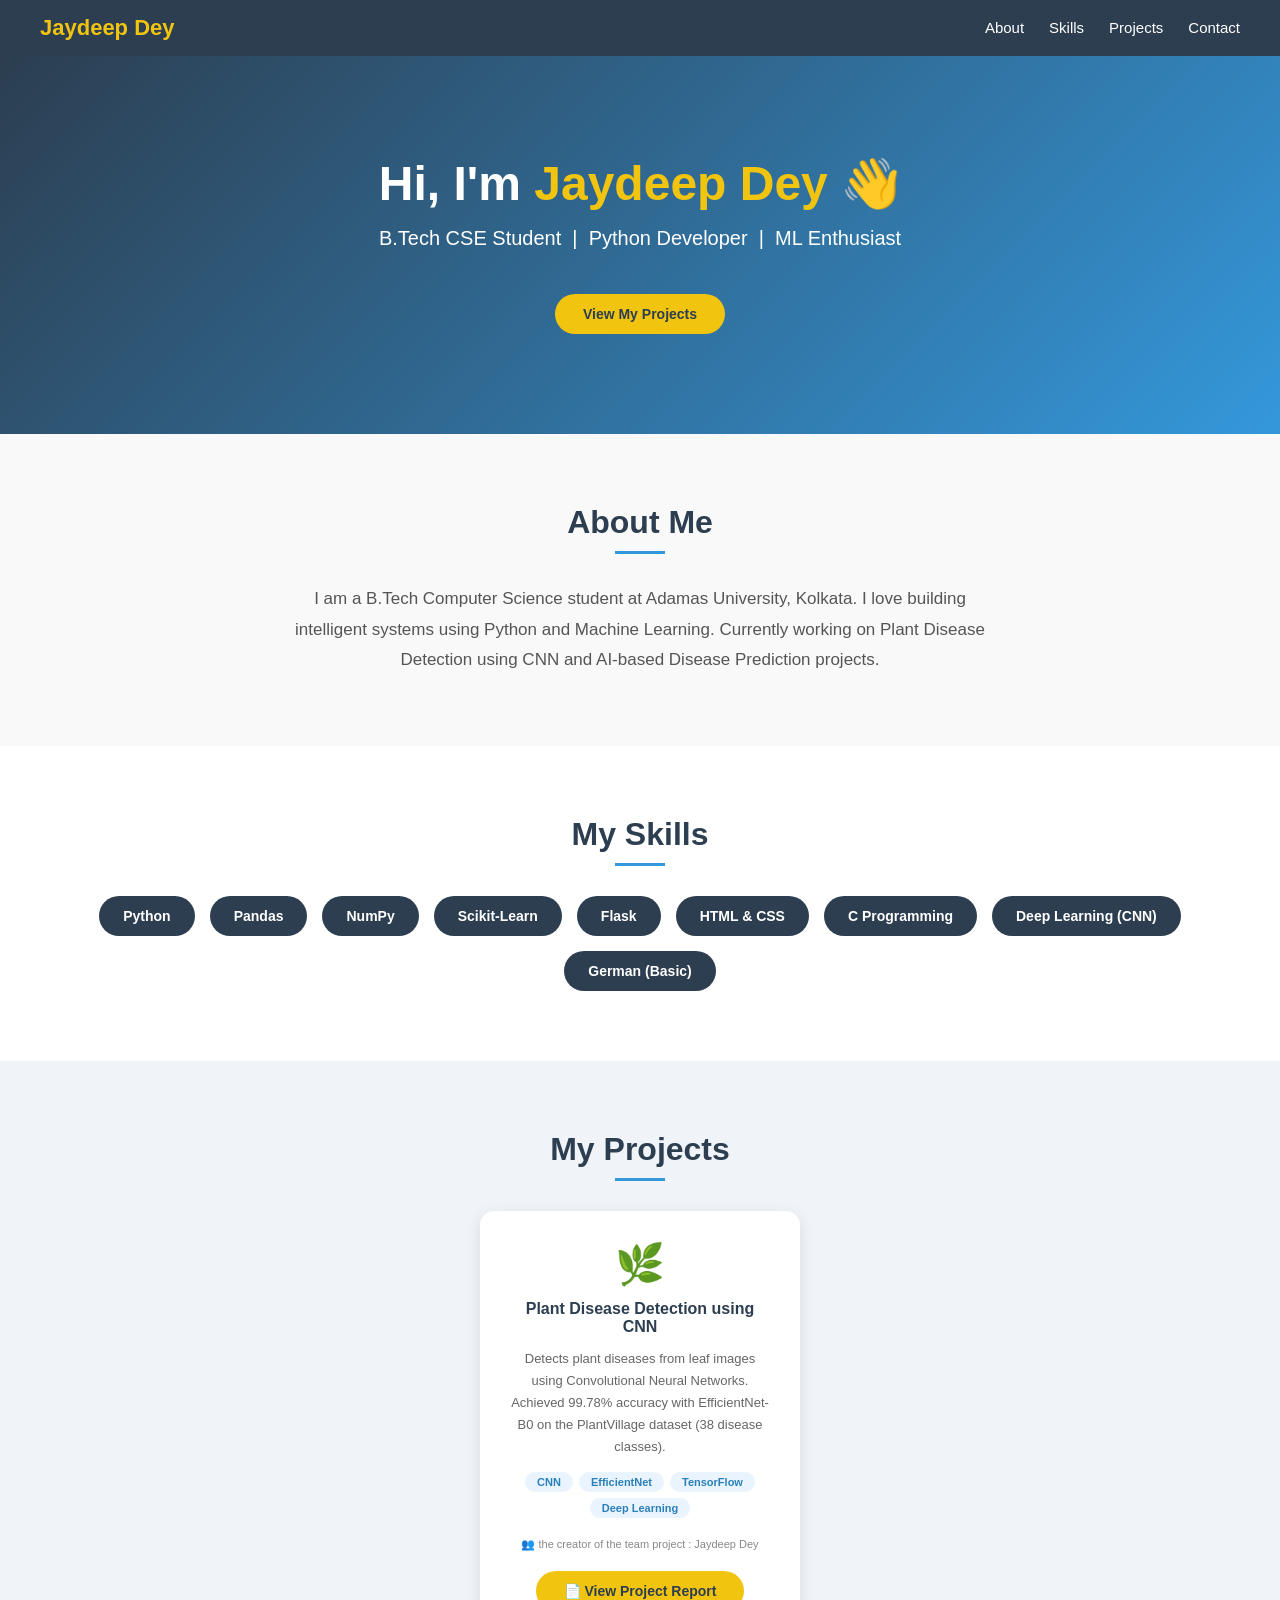
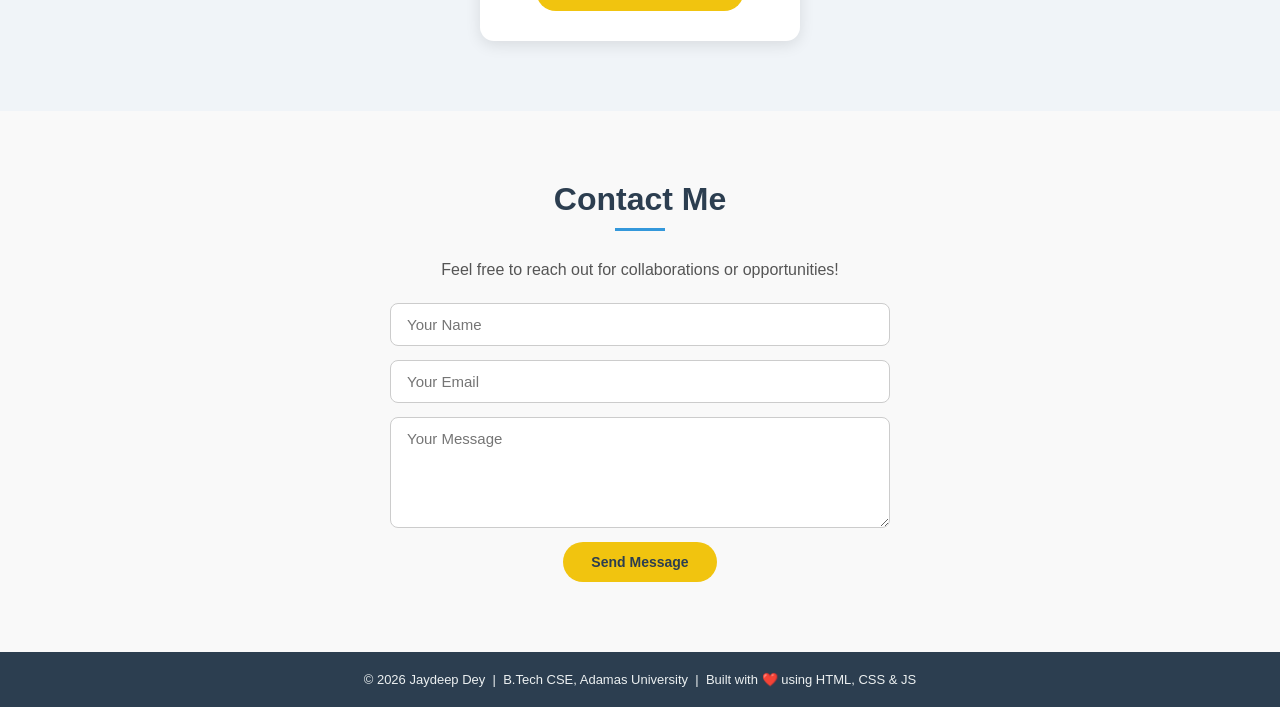
<file: newindex.html>
<!DOCTYPE html>
<html lang="en">

<head>
  <meta charset="UTF-8">
  <meta name="viewport" content="width=device-width, initial-scale=1.0">
  <title>Jaydeep Dey | Portfolio</title>
  <link rel="stylesheet" href="style.css">
</head>

<body>

  <!-- NAVIGATION BAR -->
  <nav>
    <div class="logo">Jaydeep Dey</div>
    <ul>
      <li><a href="#about">About</a></li>
      <li><a href="#skills">Skills</a></li>
      <li><a href="#projects">Projects</a></li>
      <li><a href="#contact">Contact</a></li>
    </ul>
  </nav>

  <!-- HERO SECTION -->
  <section id="hero">
    <h1>Hi, I'm <span>Jaydeep Dey</span> 👋</h1>
    <p>B.Tech CSE Student &nbsp;|&nbsp; Python Developer &nbsp;|&nbsp; ML Enthusiast</p>
    <a href="#projects" class="btn">View My Projects</a>
  </section>

  <!-- ABOUT SECTION -->
  <section id="about">
    <h2>About Me</h2>
    <p>
      I am a B.Tech Computer Science student at Adamas University, Kolkata.
      I love building intelligent systems using Python and Machine Learning.
      Currently working on Plant Disease Detection using CNN and AI-based Disease Prediction projects.
    </p>
  </section>

  <!-- SKILLS SECTION -->
  <section id="skills">
    <h2>My Skills</h2>
    <div class="skills-grid">
      <div class="skill-card">Python</div>
      <div class="skill-card">Pandas</div>
      <div class="skill-card">NumPy</div>
      <div class="skill-card">Scikit-Learn</div>
      <div class="skill-card">Flask</div>
      <div class="skill-card">HTML & CSS</div>
      <div class="skill-card">C Programming </div>
      <div class="skill-card">Deep Learning (CNN)</div>
      <div class="skill-card">German (Basic)</div>
    </div>
  </section>

  <!-- PROJECTS SECTION -->
  <section id="projects">
    <h2>My Projects</h2>
    <div class="projects-grid">

      <!-- PROJECT 1 - Plant Disease Detection -->
      <div class="project-card">
        <div class="project-icon">🌿</div>
        <h3>Plant Disease Detection using CNN</h3>
        <p>Detects plant diseases from leaf images using Convolutional Neural Networks. Achieved 99.78% accuracy with EfficientNet-B0 on the PlantVillage dataset (38 disease classes).</p>
        <div class="tags">
          <span class="tag">CNN</span>
          <span class="tag">EfficientNet</span>
          <span class="tag">TensorFlow</span>
          <span class="tag">Deep Learning</span>
        </div>
        <div class="team">👥 the creator of the team project : Jaydeep Dey </div>
        <button class="btn" onclick="openPDF()">📄 View Project Report</button>
      </div>

      <!-- PDF POPUP MODAL -->
      <div id="pdfModal" style="display:none; position:fixed; top:0; left:0; width:100%; height:100%; background:rgba(0,0,0,0.85); z-index:9999; justify-content:center; align-items:center;">
        <div style="background:white; width:90%; height:90%; border-radius:14px; overflow:hidden; position:relative;">
          <div style="background:#2c3e50; padding:12px 20px; display:flex; justify-content:space-between; align-items:center;">
            <span style="color:white; font-weight:bold; font-size:15px;">🌿 Plant Disease Detection — Project Report</span>
            <button onclick="closePDF()" style="background:#e74c3c; color:white; border:none; border-radius:50%; width:32px; height:32px; font-size:16px; cursor:pointer;">✕</button>
          </div>
          <iframe
            id="pdfViewer"
            src=""
            width="100%"
            height="95%"
            style="border:none;">
          </iframe>
        </div>
      </div>

     

    </div>
  </section>

  <!-- CONTACT SECTION -->
  <section id="contact">
    <h2>Contact Me</h2>
    <p>Feel free to reach out for collaborations or opportunities!</p>
    <form action="https://formspree.io/f/mgobnpkl" method="POST" class="contact-form">
      <input type="text" name="name" placeholder="Your Name" required>
      <input type="email" name="email" placeholder="Your Email" required>
      <textarea name="message" rows="5" placeholder="Your Message" required></textarea>
      <button type="submit" class="btn">Send Message</button>
    </form>
  </section>

  <!-- FOOTER -->
  <footer>
    <p>© 2026 Jaydeep Dey &nbsp;|&nbsp; B.Tech CSE, Adamas University &nbsp;|&nbsp; Built with ❤️ using HTML, CSS & JS</p>
  </footer>

  <script>
    var pdfLink = "https://drive.google.com/file/d/1kYDbzVlL2M6b0HeuPg3qCMb7tOk3ZeRi/preview";

    function openPDF() {
      document.getElementById('pdfModal').style.display = 'flex';
      document.getElementById('pdfViewer').src = pdfLink;
    }

    function closePDF() {
      document.getElementById('pdfModal').style.display = 'none';
      document.getElementById('pdfViewer').src = '';
    }

    window.addEventListener('click', function(e) {
      var modal = document.getElementById('pdfModal');
      if (e.target === modal) closePDF();
    });
  </script>

</body>
</html>
</file>
<file: style.css>
/* ===== RESET & BASE ===== */
* {
  margin: 0;
  padding: 0;
  box-sizing: border-box;
}

body {
  font-family: Arial, sans-serif;
  color: #333;
  scroll-behavior: smooth;
}

/* ===== NAVIGATION ===== */
nav {
  display: flex;
  justify-content: space-between;
  align-items: center;
  background-color: #2c3e50;
  padding: 15px 40px;
  position: sticky;
  top: 0;
  z-index: 100;
}

.logo {
  color: #f1c40f;
  font-size: 22px;
  font-weight: bold;
}

nav ul {
  list-style: none;
  display: flex;
  gap: 25px;
}

nav ul li a {
  color: white;
  text-decoration: none;
  font-size: 15px;
}

nav ul li a:hover {
  color: #f1c40f;
}

/* ===== HERO ===== */
#hero {
  background: linear-gradient(135deg, #2c3e50, #3498db);
  color: white;
  text-align: center;
  padding: 100px 20px;
}

#hero h1 {
  font-size: 48px;
  margin-bottom: 15px;
}

#hero h1 span {
  color: #f1c40f;
}

#hero p {
  font-size: 20px;
  margin-bottom: 30px;
}

/* ===== BUTTON ===== */
.btn {
  display: inline-block;
  background-color: #f1c40f;
  color: #2c3e50;
  padding: 12px 28px;
  border-radius: 25px;
  text-decoration: none;
  font-weight: bold;
  font-size: 14px;
  transition: 0.3s;
  border: none;
  cursor: pointer;
  margin-top: 14px;
}

.btn:hover {
  background-color: #d4ac0d;
}

/* ===== SECTIONS ===== */
section {
  padding: 70px 60px;
}

section h2 {
  font-size: 32px;
  margin-bottom: 10px;
  color: #2c3e50;
  text-align: center;
}

section h2::after {
  content: '';
  display: block;
  width: 50px;
  height: 3px;
  background: #3498db;
  margin: 10px auto 30px;
}

/* ===== ABOUT ===== */
#about {
  background-color: #f9f9f9;
  text-align: center;
}

#about p {
  font-size: 17px;
  max-width: 700px;
  margin: auto;
  line-height: 1.8;
  color: #555;
}

/* ===== SKILLS ===== */
.skills-grid {
  display: flex;
  flex-wrap: wrap;
  gap: 15px;
  justify-content: center;
}

.skill-card {
  background-color: #2c3e50;
  color: white;
  padding: 12px 24px;
  border-radius: 20px;
  font-size: 14px;
  font-weight: bold;
}

/* ===== PROJECTS ===== */
#projects {
  background-color: #f0f4f8;
}

.projects-grid {
  display: flex;
  gap: 30px;
  justify-content: center;
  flex-wrap: wrap;
}

.project-card {
  background-color: white;
  border-radius: 14px;
  padding: 30px;
  width: 320px;
  box-shadow: 0 4px 15px rgba(0,0,0,0.1);
  text-align: center;
  transition: 0.3s;
  display: flex;
  flex-direction: column;
  align-items: center;
}

.project-card:hover {
  transform: translateY(-6px);
  box-shadow: 0 8px 25px rgba(0,0,0,0.15);
}

.project-icon {
  font-size: 40px;
  margin-bottom: 12px;
}

.project-card h3 {
  margin-bottom: 12px;
  color: #2c3e50;
  font-size: 16px;
}

.project-card p {
  font-size: 13px;
  margin-bottom: 14px;
  color: #666;
  line-height: 1.7;
}

/* Tags */
.tags {
  display: flex;
  flex-wrap: wrap;
  gap: 6px;
  justify-content: center;
  margin-bottom: 10px;
}

.tag {
  background-color: #eaf4ff;
  color: #2980b9;
  font-size: 11px;
  padding: 4px 12px;
  border-radius: 12px;
  font-weight: bold;
}

/* Team */
.team {
  font-size: 11px;
  color: #888;
  margin: 8px 0 4px;
  line-height: 1.5;
}

/* ===== CONTACT ===== */
#contact {
  text-align: center;
  background-color: #f9f9f9;
}

#contact > p {
  font-size: 16px;
  color: #555;
  margin-bottom: 24px;
}

.contact-form {
  max-width: 500px;
  margin: auto;
  display: flex;
  flex-direction: column;
  gap: 14px;
}

.contact-form input,
.contact-form textarea {
  padding: 12px 16px;
  border: 1px solid #ccc;
  border-radius: 8px;
  font-size: 15px;
  font-family: Arial, sans-serif;
  width: 100%;
}

.contact-form input:focus,
.contact-form textarea:focus {
  outline: none;
  border-color: #2980b9;
}

.contact-form button {
  width: fit-content;
  margin: auto;
}

/* ===== FOOTER ===== */
footer {
  background-color: #2c3e50;
  color: #ecf0f1;
  text-align: center;
  padding: 20px;
  font-size: 13px;
}
</file>
